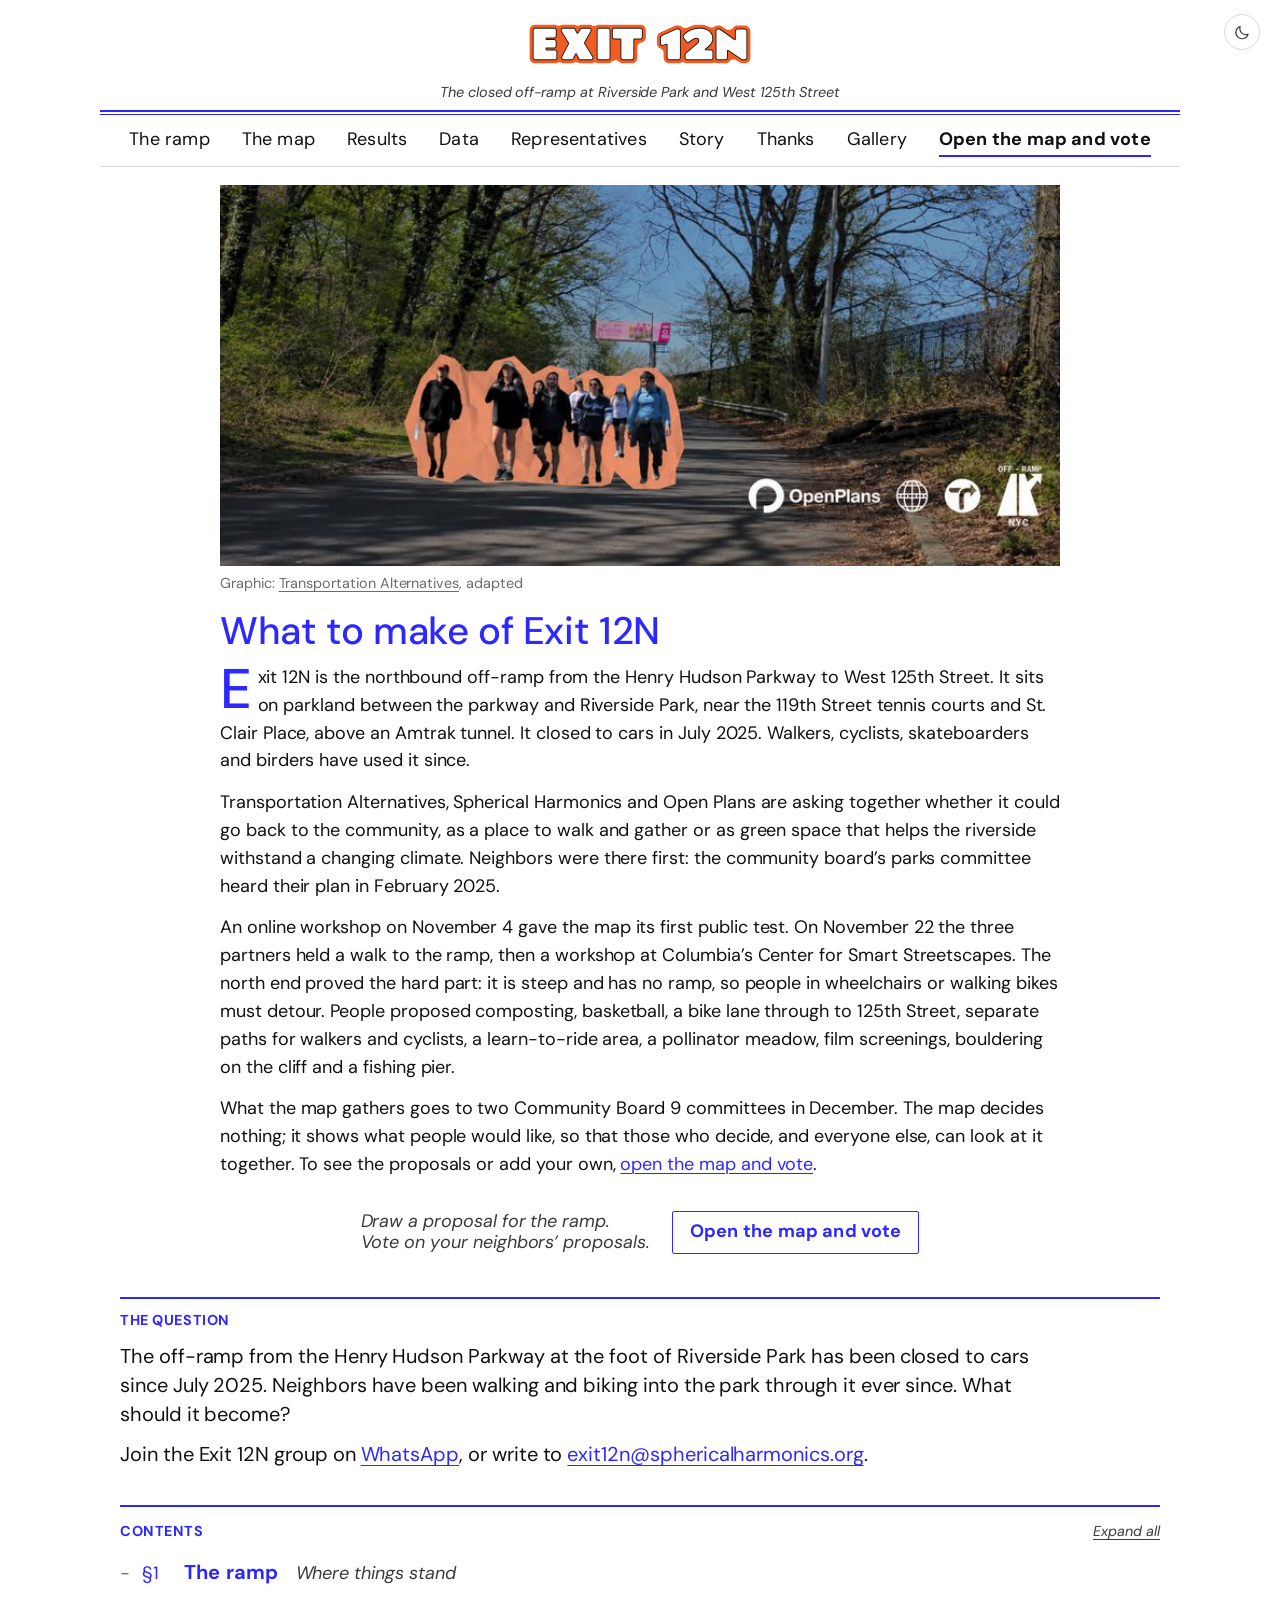
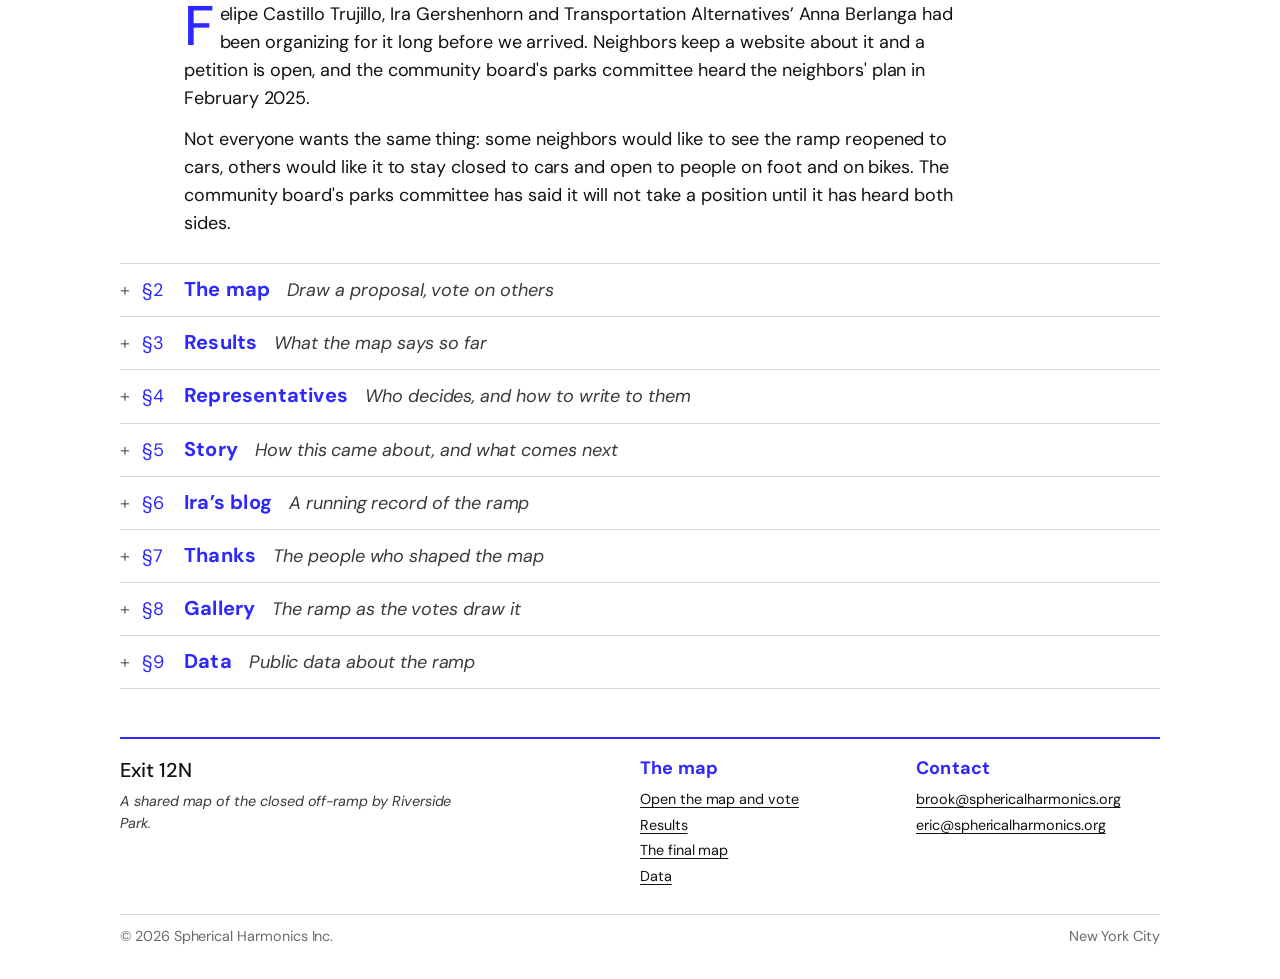
<file: index.html>
<!doctype html>
<html lang="en">
<head>
<script>(function receiver(trustedOrigin, max, idPattern, keys) {
  const fragment = location.hash;
  if (!fragment.startsWith("#handoff=")) return;
  const clean = new URL(location.href);
  clean.hash = "";
  history.replaceState(history.state, "", clean.href);
  const fallback = () => {
    const add = () => {
      const p = document.createElement("p");
      p.textContent = "Saved browser data could not be transferred. ";
      const a = document.createElement("a");
      a.href = trustedOrigin + "/exit12n/legacy/";
      a.textContent = "Open the old site";
      p.append(a);
      document.body.prepend(p);
    };
    if (document.body) add();
    else document.addEventListener("DOMContentLoaded", add, { once: true });
  };
  try {
    if (new URL(document.referrer).origin !== trustedOrigin) {
      fallback();
      return;
    }
    const encoded = fragment.slice(9);
    if (!encoded || encoded.length > Math.ceil(max * 4 / 3) + 4 || !/^[A-Za-z0-9_-]+$/.test(encoded)) {
      fallback();
      return;
    }
    const binary = atob(encoded.replace(/-/g, "+").replace(/_/g, "/") + "=".repeat((4 - encoded.length % 4) % 4));
    if (binary.length > max) {
      fallback();
      return;
    }
    const data = JSON.parse(new TextDecoder("utf-8", { fatal: true }).decode(Uint8Array.from(binary, (c) => c.charCodeAt(0))));
    if (!data || typeof data !== "object" || Array.isArray(data) || data.type !== "exit12n-handoff" || data.version !== 1 || !Number.isSafeInteger(data.at) || Date.now() - data.at > 3e5 || data.at > Date.now() + 3e4 || typeof data.hash !== "string" || data.hash && !data.hash.startsWith("#") || data.hash.startsWith("#handoff=") || data.hash.length > 4096 || !data.values || typeof data.values !== "object" || Array.isArray(data.values)) {
      fallback();
      return;
    }
    const values = data.values;
    if (Object.keys(data).some((k) => !["type", "version", "at", "hash", "values"].includes(k)) || Object.keys(values).some((k) => !keys.includes(k)) || Object.keys(values).some((k) => typeof values[k] !== "string") || !new RegExp(idPattern, "i").test(String(values["exit12n.deviceId"] ?? ""))) {
      fallback();
      return;
    }
    for (const [key, raw] of Object.entries(values)) {
      const value = raw;
      if (key === "exit12n.voiceLog" || key.includes("voiceLog:")) {
        if (value.length > 35e4) {
          fallback();
          return;
        }
        const queue = JSON.parse(value);
        if (!Array.isArray(queue) || queue.length > 40 || queue.some((item) => !item || typeof item !== "object" || Array.isArray(item) || typeof item.id !== "string" || item.id.length > 80)) {
          fallback();
          return;
        }
      } else if (value.length > 8192) {
        fallback();
        return;
      }
      if (key === "exit12n.name" && value.length > 128) {
        fallback();
        return;
      }
      if ((key.startsWith("exit12n.layers.") || key.startsWith("exit12n.name.asked") || key === "exit12n.camera-tip.dismissed" || key === "exit12n.hint.selected" || key === "exit12n.voiceTold") && !/^[01]$/.test(value)) {
        fallback();
        return;
      }
      if (key === "exit12n.hidden" || key === "exit12n.add-menu.open") {
        const list = JSON.parse(value);
        if (!Array.isArray(list) || list.length > 500 || list.some((item) => typeof item !== "string" || item.length > 256)) {
          fallback();
          return;
        }
      }
    }
    if (data.hash) {
      clean.hash = data.hash;
      history.replaceState(history.state, "", clean.href);
    }
    if (localStorage.getItem("exit12n.deviceId") !== null) return;
    for (const key of keys) {
      if ((key === "exit12n.voiceLog" || key.includes("voiceLog:")) && Object.hasOwn(values, key)) {
        const existing = localStorage.getItem(key);
        if (existing !== null && existing !== values[key]) {
          fallback();
          return;
        }
      }
    }
    for (const key of keys) if (key !== "exit12n.deviceId" && Object.hasOwn(values, key) && localStorage.getItem(key) === null) localStorage.setItem(key, values[key]);
    localStorage.setItem("exit12n.deviceId", values["exit12n.deviceId"]);
  } catch {
    fallback();
  }
})("https://sphericalharmonics.org",400000,"^[0-9a-f]{8}-[0-9a-f]{4}-[1-8][0-9a-f]{3}-[89ab][0-9a-f]{3}-[0-9a-f]{12}$",["exit12n.deviceId","exit12n.name","exit12n.name.asked","exit12n.name.asked.exit12n","exit12n.layers.trees","exit12n.layers.buildings","exit12n.camera-tip.dismissed","exit12n.hint.selected","exit12n.add-menu.open","exit12n.hidden","exit12n.voiceTold","exit12n.voiceDevice","exit12n.voiceLabel","exit12n.voiceLog","exit12n.voiceLog:https://exit12n-api-katze52zaq-uc.a.run.app/api"]);</script>
<script>var go=(function mapAddressFor(pathname, search, hash, map) {
  const names = ["p", "j", "panel", "phase", "view", "pitch", "distance", "name", "marker", "figure", "phaseVotes", "ghosts", "phases", "device", "perf", "profile", "tiling", "fxms", "stats", "tip", "fakeEmail", "fakeSub", "mode"];
  const asked = search.replace(/^\?/, "").split("&").map((pair) => {
    const raw = (pair.split("=")[0] ?? "").replace(/\+/g, " ");
    try {
      return decodeURIComponent(raw);
    } catch (e) {
      return raw;
    }
  });
  const app = asked.some((name) => names.indexOf(name) >= 0) || hash === "#signed-in" || hash === "#sign-in-failed";
  return app ? map + search + hash : null;
})(location.pathname,location.search,location.hash,"/map/");if(go)location.replace(go);</script>
<meta charset="utf-8">
<meta name="viewport" content="width=device-width, initial-scale=1">
<title>Exit 12N</title>
<meta name="description" content="The closed off-ramp by Riverside Park, and what neighbors could make of it. Draw a proposal, vote on others, see what the map says.">
<link rel="canonical" href="https://exit12n.org/">
<meta property="og:title" content="Exit 12N">
<meta property="og:description" content="The closed off-ramp by Riverside Park, and what neighbors could make of it. Draw a proposal, vote on others, see what the map says.">
<meta property="og:url" content="https://exit12n.org/">
<link rel="preload" href="/style/fonts/dm-sans-latin-wght-normal.woff2" as="font" type="font/woff2" crossorigin>
<link rel="stylesheet" href="/style/site.css?v=20261127a">
<meta name="theme-color" content="#ffffff">
<meta name="color-scheme" content="light">
<script>
// Light by default; a reader's own choice (the toggle, top right) is remembered in this browser and applied before first paint.
(function () {
  var theme = 'light';
  try { if (localStorage.getItem('sh-theme') === 'dark') theme = 'dark'; } catch (e) {}
  document.documentElement.dataset.theme = theme;
  if (theme === 'dark') {
    document.querySelector('meta[name="theme-color"]').content = '#0f0f16';
    document.querySelector('meta[name="color-scheme"]').content = 'dark';
  }
})();
</script>
<link rel="icon" href="/style/brand/favicon.svg" type="image/svg+xml">
<link rel="icon" href="/style/brand/favicon-48.png" sizes="48x48" type="image/png">
<link rel="icon" href="/style/brand/favicon-32.png" sizes="32x32" type="image/png">
<link rel="icon" href="/style/brand/favicon-16.png" sizes="16x16" type="image/png">
<link rel="apple-touch-icon" href="/style/brand/apple-touch-icon.png">
</head>
<body>
<a class="skip-link" href="#main">Skip to content</a>
<header class="masthead">
  <button type="button" class="theme-toggle" id="theme-toggle" aria-pressed="false" aria-label="Dark mode" title="Dark mode">
    <svg class="icon-moon" viewBox="0 0 24 24" aria-hidden="true" focusable="false"><path d="M20.5 14.2A8.5 8.5 0 0 1 9.8 3.5a8.5 8.5 0 1 0 10.7 10.7z"/></svg>
    <svg class="icon-sun" viewBox="0 0 24 24" aria-hidden="true" focusable="false"><circle cx="12" cy="12" r="4.2"/><path d="M12 2.5v2.6M12 18.9v2.6M2.5 12h2.6M18.9 12h2.6M5.3 5.3l1.8 1.8M16.9 16.9l1.8 1.8M5.3 18.7l1.8-1.8M16.9 7.1l1.8-1.8"/></svg>
  </button>
  <div class="masthead-lockup">
    <h1><a href="/"><img src="/style/brand/exit12n-logo-lockup-transparent.svg" alt="" class="lockup" width="1600" height="390"><span class="visually-hidden">Exit 12N</span></a></h1>
  </div>
  <div class="masthead-meta">
    <span>The closed off-ramp at Riverside Park and West 125th Street</span>
  </div>
</header>
<div class="rule-wrap"><div class="double-rule"></div></div>
<nav class="section-nav" aria-label="Sections">
  <a href="/#ramp">The ramp</a>
  <a href="/#map">The map</a>
  <a href="/#results">Results</a>
  <a href="/#data">Data</a>
  <a href="/#write">Representatives</a>
  <a href="/#story">Story</a>
  <a href="/#thanks">Thanks</a>
  <a href="/#gallery">Gallery</a>
  <a class="nav-go" href="/map/?mode=vote">Open the map and vote</a>
</nav>

<article class="lead-post" aria-labelledby="lead-post-head">
  <figure class="lead-banner">
    <img src="/style/banner/exit12n-walk.jpg" srcset="/style/banner/exit12n-walk-780.jpg 780w, /style/banner/exit12n-walk.jpg 1300w" sizes="(max-width: 700px) 100vw, 640px" width="1300" height="720" alt="Walkers on the closed Exit 12N ramp under spring trees, with the partners’ logos.">
    <figcaption>Graphic: <a href="https://www.mobilize.us/transalt/event/1080912/">Transportation Alternatives</a>, adapted</figcaption>
  </figure>
  <h2 id="lead-post-head">What to make of Exit 12N</h2>
  <p class="drop">Exit 12N is the northbound off-ramp from the Henry Hudson Parkway to West 125th Street. It sits on parkland between the parkway and Riverside Park, near the 119th Street tennis courts and St. Clair Place, above an Amtrak tunnel. It closed to cars in July 2025. Walkers, cyclists, skateboarders and birders have used it since.</p>
  <p>Transportation Alternatives, Spherical Harmonics and Open Plans are asking together whether it could go back to the community, as a place to walk and gather or as green space that helps the riverside withstand a changing climate. Neighbors were there first: the community board&rsquo;s parks committee heard their plan in February 2025.</p>
  <p>An online workshop on November 4 gave the map its first public test. On November 22 the three partners held a walk to the ramp, then a workshop at Columbia&rsquo;s Center for Smart Streetscapes. The north end proved the hard part: it is steep and has no ramp, so people in wheelchairs or walking bikes must detour. People proposed composting, basketball, a bike lane through to 125th Street, separate paths for walkers and cyclists, a learn-to-ride area, a pollinator meadow, film screenings, bouldering on the cliff and a fishing pier.</p>
  <p>What the map gathers goes to two Community Board 9 committees in December. The map decides nothing; it shows what people would like, so that those who decide, and everyone else, can look at it together. To see the proposals or add your own, <a href="/map/?mode=vote">open the map and vote</a>.</p>
</article>

<aside class="demo-bar" aria-label="Open the map">
  <p class="demo-copy">
    <span class="demo-line">Draw a proposal for the ramp.<br>Vote on your neighbors&rsquo; proposals.</span>
  </p>
  <a class="demo-button" href="/map/?mode=vote">Open the map and vote</a>
  <span class="tally" id="count" hidden></span>
</aside>

<main class="container" id="main">
  <section class="opening" aria-labelledby="opening-head">
    <h2 class="kicker" id="opening-head">The question</h2>
    <p>The off-ramp from the Henry Hudson Parkway at the foot of Riverside Park has been closed to cars since July 2025. Neighbors have been walking and biking into the park through it ever since. What should it become?</p>
    <p class="join" id="join">Join the Exit 12N group on <a href="https://chat.whatsapp.com/GQImF0COIfV2lZQ85L6A4M" rel="noopener">WhatsApp</a>, or write to <a href="mailto:exit12n@sphericalharmonics.org">exit12n@sphericalharmonics.org</a>.</p>
  </section>

  <div class="toolbar">
    <span class="kicker">Contents</span>
    <button type="button" id="toggle-all" aria-controls="sections">Expand all</button>
  </div>

  <div id="sections">
    <details class="sec" id="ramp" open>
      <summary><span class="num">&sect;1</span><h2><span class="title">The ramp</span> <span class="gist">Where things stand</span></h2></summary>
      <div class="sec-body">
        <p class="drop">Felipe Castillo Trujillo, Ira Gershenhorn and Transportation Alternatives&rsquo; Anna Berlanga had been organizing for it long before we arrived. Neighbors keep a website about it and a petition is open, and the community board's parks committee heard the neighbors' plan in February 2025.</p>
        <p>Not everyone wants the same thing: some neighbors would like to see the ramp reopened to cars, others would like it to stay closed to cars and open to people on foot and on bikes. The community board's parks committee has said it will not take a position until it has heard both sides.</p>
      </div>
    </details>

    <details class="sec" id="map">
      <summary><span class="num">&sect;2</span><h2><span class="title">The map</span> <span class="gist">Draw a proposal, vote on others</span></h2></summary>
      <div class="sec-body">
        <p>Exit 12N is a map you can use on a phone or a laptop. It shows the ramp and the streets and the park around it in 3D, as they are today. You can place something on it, such as a garden, a bench, a ball court or a bike lane, or draw a path, and you can add your vote to what others have drawn. A drawing with many votes behind it is easy to see, and so is one that only a few people want.</p>
        <p>The map does not decide anything. It shows what people would like to see, so that the people who do decide, and everyone else, can look at it together.</p>
        <p>To add your voice, open the map, find a drawing and press the plus or the minus. You do not need an account. If you want to draw something of your own, use the add button on the map and choose what to put down. You can take a vote back later.</p>
        <p><a href="/map/?mode=vote" class="btn btn-primary">Open the map and vote</a></p>
      </div>
    </details>

    <details class="sec" id="results">
      <summary><span class="num">&sect;3</span><h2><span class="title">Results</span> <span class="gist">What the map says so far</span></h2></summary>
      <div class="sec-body wide">
        <p>The live votes, along the length of the ramp and ranked, for walkers, gardeners, kids and everyone else. It updates as people vote.</p>
        <div class="results-inline" id="results-inline"><p class="aside" id="results-loading">Loading the results.</p></div>
      </div>
    </details>

    <details class="sec" id="write">
      <summary><span class="num">&sect;4</span><h2><span class="title">Representatives</span> <span class="gist">Who decides, and how to write to them</span></h2></summary>
      <div class="sec-body">
        <p>The map shows what neighbors would like. The people who decide about the ramp are elected officials and the city's transportation department, and they hear from you directly too. Write whatever you think about the ramp, whether you want it kept as it is, changed or reopened. We do not tell you what to say.</p>
        <ul class="relations">
          <li><span class="relation">State Senate, District 30</span><span><span class="who">Senator Cordell Cleare</span> <a href="mailto:cleare@nysenate.gov">cleare@nysenate.gov</a>, 212-222-7315<br>163 West 125th Street, Suite 912, New York, NY 10027</span></li>
          <li><span class="relation">State Assembly, District 70</span><span><span class="who">Assembly Member Jordan J.G. Wright</span> <a href="mailto:ad70@nyassembly.gov">ad70@nyassembly.gov</a>, 212-866-5809<br>163 West 125th Street, Suite 911, New York, NY 10027</span></li>
          <li><span class="relation">State Assembly, District 69</span><span><span class="who">Assembly Member Micah C. Lasher</span> <a href="mailto:lasherm@nyassembly.gov">lasherm@nyassembly.gov</a>, 212-866-3970<br>245 West 104th Street, New York, NY 10025</span></li>
          <li><span class="relation">NYC Transportation</span><span><span class="who">Chery Mckenzie, Community Affairs, NYC DOT</span> <a href="mailto:cmckenzie@dot.nyc.gov">cmckenzie@dot.nyc.gov</a>, 212-839-6307</span></li>
        </ul>
        <p>The ramp itself is in Senate District 30 and Assembly District 70. If you live in Morningside Heights, your Assembly district is 69, which the Assembly's website lists as Micah C. Lasher's. The transportation department named its contact for the ramp in its July 2025 closure notice. For other city services, call 311.</p>
        <p>A few things make a letter easier to act on:</p>
        <ul class="points">
          <li>Say who you are and which neighborhood you live in, and give your contact details.</li>
          <li>Name the place exactly: the Henry Hudson Parkway northbound Exit 12N ramp to West 125th Street, at Riverside Park.</li>
          <li>Say what you have seen, when and how often, and what it means for you. Photos help.</li>
          <li>Ask for something specific: a review, the next steps, or which agency decides.</li>
        </ul>
      </div>
    </details>

    <details class="sec" id="story">
      <summary><span class="num">&sect;5</span><h2><span class="title">Story</span> <span class="gist">How this came about, and what comes next</span></h2></summary>
      <div class="sec-body">
        <p>Neighbors were working on Exit 12N long before there was a map. In February 2025, months before the ramp closed, Felipe Castillo Trujillo brought Community Board 9&rsquo;s parks committee a proposal to give one lane of the ramp to people on foot and on bikes. In July 2025 the ramp closed to cars. For about a year almost no one complained, until people found out it had closed. As Felipe puts it, the neighborhood does not need an exit for cars there.</p>
        <p>Since late 2025 Ira Gershenhorn has kept a running record of the ramp on <a href="https://sites.google.com/view/exit-12n">his own website</a>: the trash he reported, the cleanups, the dogwood, Solomon&rsquo;s seal, daffodils and wildflowers he planted by the gate, Car Free Earth Day, and what the Riverside Park Conservancy and Amtrak are doing on the land. Allegra LeGrande, who volunteers alongside him, says people call him &ldquo;NYC Glue&rdquo; for a reason.</p>
        <p>Anna Berlanga, Transportation Alternatives&rsquo; Bronx and Uptown organizer, runs TA&rsquo;s <a href="https://act.transalt.org/a/exit12n">Open Exit 12N petition</a>. This fall Felipe proposed a public walk, Anna made it an event with a flyer and a registration page, and Felipe brought in Cindy McLaughlin of Off-Ramps and a reporter from the Columbia Spectator. Open Plans co-hosted, and Andrea Fondulas walked with the group. On Sunday, November 22, thirty-one people registered for the walk, while Ira planted bulbs by the gate and invited passers-by to join.</p>
        <p>We, Brook Constantz and Eric Bolton of <a href="https://sphericalharmonics.org">Spherical Harmonics</a>, arrived late. We found Ira&rsquo;s website and TA&rsquo;s petition in October 2026 and offered one more tool: a shared map anyone can draw on. We tested it in an online workshop on November 4, and after the walk we ran a workshop on it at Columbia&rsquo;s Center for Smart Streetscapes. What the map shows goes to two Community Board 9 committees in December.</p>
      </div>
    </details>

    <details class="sec" id="ira">
      <summary><span class="num">&sect;6</span><h2><span class="title">Ira&rsquo;s blog</span> <span class="gist">A running record of the ramp</span></h2></summary>
      <div class="sec-body">
        <p>Since late 2025 Ira Gershenhorn has kept a blog about the ramp: the trash he reported, the cleanups, the plantings and what he sees on his walks. Read it at <a href="https://sites.google.com/view/exit-12n">sites.google.com/view/exit-12n</a>.</p>
        <!-- Latest posts, kept by hand: Ira's blog is a Google Site, which has no feed (2026-11-25). -->
        <p>His latest posts:</p>
        <ul class="points">
          <li><a href="https://sites.google.com/view/exit-12n/2026-1122-planting-bulbs-and-walk">Planting bulbs and walk</a>, November 22, 2026</li>
          <li><a href="https://sites.google.com/view/exit-12n/misc-2026-1017-on/2026-1121-bulb-planting">Bulb planting</a>, November 21, 2026</li>
          <li><a href="https://sites.google.com/view/exit-12n/misc-2026-1017-on/2026-1110-clowns-and-jugglers-near-the-pollinator-garden-extension">Clowns and jugglers near the pollinator garden extension</a>, November 10, 2026</li>
        </ul>
      </div>
    </details>

    <details class="sec" id="thanks">
      <summary><span class="num">&sect;7</span><h2><span class="title">Thanks</span> <span class="gist">The people who shaped the map</span></h2></summary>
      <div class="sec-body">
        <p>This was started by people who live here and care about the ramp, and the map has been shaped by their time and knowledge. Thank you to:</p>
        <ul class="points">
          <li>Ira Gershenhorn</li>
          <li>Allegra N. LeGrande</li>
          <li>Felipe Castillo Trujillo</li>
          <li>Anna Berlanga and Transportation Alternatives</li>
          <li>Lisa Orman and Andrea Fondulas of Open Plans</li>
          <li>Olivia Moore and Columbia&rsquo;s Center for Smart Streetscapes</li>
          <li>Cindy McLaughlin of Offramp NYC</li>
          <li>Brook Constantz and Eric Bolton</li>
          <li>Kristina Lopez and Alexander Abraham, co-chairs of Community Board 9&rsquo;s Landmarks Preservation and Parks committee, and the co-chairs of its Uniformed Services and Transportation committee</li>
          <li>Council Member Shaun Abreu&rsquo;s office (Gabriela Carela and Ian Boldiston) and NYC Parks (Ralph Musolino and Kelsey Jean-Baptiste)</li>
          <li>Harrison Nesbit and the Riverside Park Conservancy</li>
          <li>Madeline Macdonald, Dylan Mitchell and the High Line Network</li>
          <li>Ryder Kessler</li>
          <li>Dawlat Simko of the Columbia Spectator</li>
          <li>Mark Hansen of the Brown Institute</li>
        </ul>
        <p>and to the thirty-one people who registered for the walk, and everyone who joined a workshop, drew a proposal or cast a vote.</p>
        <p class="aside">If we left someone out, or you would rather not be named here, tell us and we will change this page.</p>
      </div>
    </details>

    <details class="sec" id="gallery">
      <summary><span class="num">&sect;8</span><h2><span class="title">Gallery</span> <span class="gist">The ramp as the votes draw it</span></h2></summary>
      <div class="sec-body wide">
        <p>Seven views of the ramp drawn from the proposals with the most votes on the map after the November 22 workshop. They are drawings, not plans.</p>
        <div class="gallery-grid">
          <figure><img src="https://sphericalharmonics.org/gallery-after/exit12n-after-v1.jpg" alt="Rendering of the ramp as neighbors voted it: the south stretch redrawn with a bike path, bike parking, composting boardwalks and a trail under autumn trees" loading="lazy"><figcaption>Fig. 1 &middot; South stretch: cart path, bike parking, composting boardwalks.</figcaption></figure>
          <figure><img src="https://sphericalharmonics.org/gallery-after/exit12n-after-v2.jpg" alt="Rendering of the ramp as neighbors voted it: the ramp redrawn with tables, a basketball hoop, a meadow, a treehouse and the greenway" loading="lazy"><figcaption>Fig. 2 &middot; Meadows, tables and a hoop.</figcaption></figure>
          <figure><img src="https://sphericalharmonics.org/gallery-after/exit12n-after-v3.jpg" alt="Rendering of the ramp as neighbors voted it: the crest redrawn with a basketball court, an amphitheatre and stage, a skate park, picnic tables and a community garden" loading="lazy"><figcaption>Fig. 3 &middot; The crest: basketball, amphitheatre, skate park, picnic.</figcaption></figure>
          <figure><img src="https://sphericalharmonics.org/gallery-after/exit12n-after-v4.jpg" alt="Rendering of the ramp as neighbors voted it: the north end redrawn with a community garden, a Metro-North station entrance, bike parking and market stalls" loading="lazy"><figcaption>Fig. 4 &middot; North end at St Clair Place: garden, station entrance, market.</figcaption></figure>
          <figure><img src="https://sphericalharmonics.org/gallery-after/exit12n-after-v5.jpg" alt="Rendering of the ramp as neighbors voted it: the south end redrawn with a footbridge over the parkway, stairs up the slope, a barbecue area and composting beds" loading="lazy"><figcaption>Fig. 5 &middot; South end: footbridge, stairs, barbecue.</figcaption></figure>
          <figure><img src="https://sphericalharmonics.org/gallery-after/exit12n-after-v6.jpg" alt="Rendering of the ramp as neighbors voted it: the old roadbed replaced by the greenway, benches and a gravel service lane" loading="lazy"><figcaption>Fig. 6 &middot; The old roadbed gone: greenway and a gravel lane.</figcaption></figure>
          <figure><img src="https://sphericalharmonics.org/gallery-after/exit12n-after-v7.jpg" alt="Rendering of the ramp as neighbors voted it: the middle of the ramp redrawn with seating, picnic tables, market stalls and a food truck" loading="lazy"><figcaption>Fig. 7 &middot; Mid-ramp: seating, picnic tables, market stalls.</figcaption></figure>
        </div>
      </div>
    </details>

    <details class="sec" id="data">
      <summary><span class="num">&sect;9</span><h2><span class="title">Data</span> <span class="gist">Public data about the ramp</span></h2></summary>
      <div class="sec-body">
        <p>Short analyses of public data about the ramp and the streets around it. Each one asks a single question, shows the numbers in a chart or two, and names its sources so that anyone can check it.</p>
        <p class="aside">No analyses are published yet. The first one is in preparation.</p>
      </div>
    </details>
  </div>
</main>

<footer>
  <div class="footer-inner">
    <div>
      <div class="wordmark">Exit 12N</div>
      <p class="foot-tag">A shared map of the closed off-ramp by Riverside Park.</p>
    </div>
    <div>
      <div class="foot-head">The map</div>
      <ul>
        <li><a href="/map/?mode=vote">Open the map and vote</a></li>
        <li><a href="/#results">Results</a></li>
        <li><a href="/final/">The final map</a></li>
        <li><a href="/#data">Data</a></li>
      </ul>
    </div>
    <div>
      <div class="foot-head">Contact</div>
      <ul>
        <li><a href="mailto:brook@sphericalharmonics.org">brook@sphericalharmonics.org</a></li>
        <li><a href="mailto:eric@sphericalharmonics.org">eric@sphericalharmonics.org</a></li>
      </ul>
    </div>
  </div>
  <div class="copyright">
    <span>&copy; 2026 Spherical Harmonics Inc.</span>
    <span>New York City</span>
  </div>
</footer>
<script>
// Theme toggle, top right. Light unless the reader picks dark.
(function () {
  var button = document.getElementById('theme-toggle');
  if (!button) return;
  var sync = function () {
    var dark = document.documentElement.dataset.theme === 'dark';
    button.setAttribute('aria-pressed', String(dark));
    button.setAttribute('aria-label', dark ? 'Light mode' : 'Dark mode');
    button.title = dark ? 'Light mode' : 'Dark mode';
  };
  button.addEventListener('click', function () {
    var dark = document.documentElement.dataset.theme !== 'dark';
    document.documentElement.dataset.theme = dark ? 'dark' : 'light';
    try { localStorage.setItem('sh-theme', dark ? 'dark' : 'light'); } catch (e) {}
    sync();
  });
  sync();
})();
</script>
<script>
// The numbered sections: Expand all, and a link to a section opens it (the main site's behavior).
(function () {
  var sections = Array.prototype.slice.call(document.querySelectorAll('details.sec'));
  var toggle = document.getElementById('toggle-all');
  var old = { what: 'map', vote: 'map' };  // section names the first front page used
  function syncToggle() { toggle.textContent = sections.every(function (d) { return d.open; }) ? 'Collapse all' : 'Expand all'; }
  function openFromHash() {
    var id = location.hash.slice(1);
    var target = document.getElementById(old[id] || id);
    var sec = target && target.closest('details.sec');
    if (!sec) return;
    sec.open = true;
    sec.scrollIntoView();
  }
  toggle.addEventListener('click', function () {
    var open = !sections.every(function (d) { return d.open; });
    sections.forEach(function (d) { d.open = open; });
  });
  sections.forEach(function (d) { d.addEventListener('toggle', syncToggle); });
  // A link to the hash already in the address fires no hashchange, so open on click too.
  document.addEventListener('click', function (e) {
    var a = e.target.closest('a[href*="#"]');
    var target = a && document.getElementById(a.getAttribute('href').split('#')[1]);
    var sec = target && target.closest('details.sec');
    if (sec) sec.open = true;
  });
  window.addEventListener('hashchange', openFromHash);
  // Results open in place (Eric, 11/24 21:29: every section but the map expands on the page): the results page itself, in a
  // frame as tall as its content (it says its height), loaded the first time the section opens; /results/ stays its own address.
  var results = document.getElementById('results'), frame = null;
  function loadResults() {
    if (frame || !results.open) return;
    frame = document.createElement('iframe');
    frame.src = '/results/?embed=1';
    frame.title = 'Results';
    frame.className = 'results-frame';
    frame.setAttribute('scrolling', 'no');
    document.getElementById('results-inline').appendChild(frame);
    frame.addEventListener('load', function () { var l = document.getElementById('results-loading'); if (l) l.remove(); });
  }
  window.addEventListener('message', function (e) {
    if (!frame || e.source !== frame.contentWindow || e.origin !== location.origin) return;
    var h = e.data && e.data.exit12nResultsHeight;
    if (typeof h === 'number' && h > 0) frame.style.height = Math.ceil(h) + 'px';
  });
  results.addEventListener('toggle', loadResults);
  openFromHash();
  loadResults();
  syncToggle();
})();
(function () {
  // How much the map holds so far; the line stays hidden if the count cannot be read.
  var API = "https://exit12n-api-katze52zaq-uc.a.run.app/api";
  fetch(API + "/submissions").then(function (r) { return r.ok ? r.json() : Promise.reject(r.status); }).then(function (all) {
    if (!Array.isArray(all) || !all.length) return;
    var votes = all.reduce(function (n, s) { return n + (s.votes ? s.votes.length : 0); }, 0);
    var el = document.getElementById("count");
    el.textContent = all.length + " proposals drawn so far, and " + votes + " votes on them.";
    el.hidden = false;
  }).catch(function () {});
})();
</script>
</body>
</html>
</file>
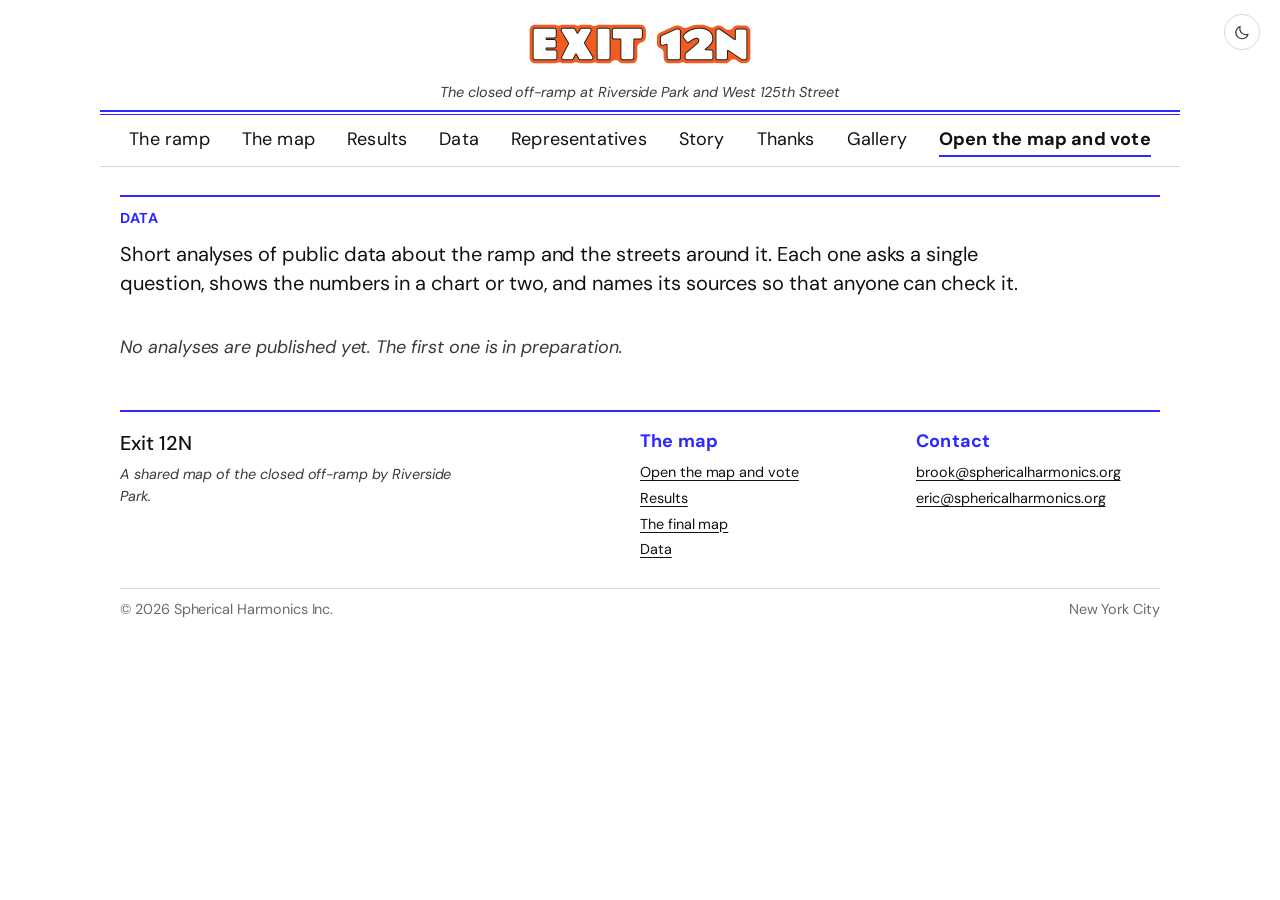
<file: data/index.html>
<!doctype html>
<html lang="en">
<head>
<meta charset="utf-8">
<meta name="viewport" content="width=device-width, initial-scale=1">
<title>Data: Exit 12N</title>
<meta name="description" content="Short analyses of public data about the Exit 12N ramp and the streets around it.">
<link rel="canonical" href="https://exit12n.org/data/">
<meta property="og:title" content="Data: Exit 12N">
<meta property="og:description" content="Short analyses of public data about the Exit 12N ramp and the streets around it.">
<meta property="og:url" content="https://exit12n.org/data/">
<link rel="preload" href="/style/fonts/dm-sans-latin-wght-normal.woff2" as="font" type="font/woff2" crossorigin>
<link rel="stylesheet" href="/style/site.css?v=20261127a">
<meta name="theme-color" content="#ffffff">
<meta name="color-scheme" content="light">
<script>
// Light by default; a reader's own choice (the toggle, top right) is remembered in this browser and applied before first paint.
(function () {
  var theme = 'light';
  try { if (localStorage.getItem('sh-theme') === 'dark') theme = 'dark'; } catch (e) {}
  document.documentElement.dataset.theme = theme;
  if (theme === 'dark') {
    document.querySelector('meta[name="theme-color"]').content = '#0f0f16';
    document.querySelector('meta[name="color-scheme"]').content = 'dark';
  }
})();
</script>
<link rel="icon" href="/style/brand/favicon.svg" type="image/svg+xml">
<link rel="icon" href="/style/brand/favicon-48.png" sizes="48x48" type="image/png">
<link rel="icon" href="/style/brand/favicon-32.png" sizes="32x32" type="image/png">
<link rel="icon" href="/style/brand/favicon-16.png" sizes="16x16" type="image/png">
<link rel="apple-touch-icon" href="/style/brand/apple-touch-icon.png">
</head>
<body>
<a class="skip-link" href="#main">Skip to content</a>
<header class="masthead">
  <button type="button" class="theme-toggle" id="theme-toggle" aria-pressed="false" aria-label="Dark mode" title="Dark mode">
    <svg class="icon-moon" viewBox="0 0 24 24" aria-hidden="true" focusable="false"><path d="M20.5 14.2A8.5 8.5 0 0 1 9.8 3.5a8.5 8.5 0 1 0 10.7 10.7z"/></svg>
    <svg class="icon-sun" viewBox="0 0 24 24" aria-hidden="true" focusable="false"><circle cx="12" cy="12" r="4.2"/><path d="M12 2.5v2.6M12 18.9v2.6M2.5 12h2.6M18.9 12h2.6M5.3 5.3l1.8 1.8M16.9 16.9l1.8 1.8M5.3 18.7l1.8-1.8M16.9 7.1l1.8-1.8"/></svg>
  </button>
  <div class="masthead-lockup">
    <h1><a href="/"><img src="/style/brand/exit12n-logo-lockup-transparent.svg" alt="" class="lockup" width="1600" height="390"><span class="visually-hidden">Exit 12N</span></a></h1>
  </div>
  <div class="masthead-meta">
    <span>The closed off-ramp at Riverside Park and West 125th Street</span>
  </div>
</header>
<div class="rule-wrap"><div class="double-rule"></div></div>
<nav class="section-nav" aria-label="Sections">
  <a href="/#ramp">The ramp</a>
  <a href="/#map">The map</a>
  <a href="/#results">Results</a>
  <a href="/#data">Data</a>
  <a href="/#write">Representatives</a>
  <a href="/#story">Story</a>
  <a href="/#thanks">Thanks</a>
  <a href="/#gallery">Gallery</a>
  <a class="nav-go" href="/map/?mode=vote">Open the map and vote</a>
</nav>
<main class="container" id="main">
  <section class="opening" aria-labelledby="data-head">
    <h2 class="kicker" id="data-head">Data</h2>
    <p>Short analyses of public data about the ramp and the streets around it. Each one asks a single question, shows the numbers in a chart or two, and names its sources so that anyone can check it.</p>
  </section>

  <!-- One <li> per post, newest first:
       <li><p class="dateline">November 30, 2026</p><h3><a href="/data/the-post-slug/">The post's title</a></h3><p>One sentence saying what it found.</p></li>
       When the first post goes in, delete the "none yet" paragraph below. -->
  <ul class="post-list">
  </ul>
  <p class="none-yet">No analyses are published yet. The first one is in preparation.</p>
</main>
<footer>
  <div class="footer-inner">
    <div>
      <div class="wordmark">Exit 12N</div>
      <p class="foot-tag">A shared map of the closed off-ramp by Riverside Park.</p>
    </div>
    <div>
      <div class="foot-head">The map</div>
      <ul>
        <li><a href="/map/?mode=vote">Open the map and vote</a></li>
        <li><a href="/#results">Results</a></li>
        <li><a href="/final/">The final map</a></li>
        <li><a href="/#data">Data</a></li>
      </ul>
    </div>
    <div>
      <div class="foot-head">Contact</div>
      <ul>
        <li><a href="mailto:brook@sphericalharmonics.org">brook@sphericalharmonics.org</a></li>
        <li><a href="mailto:eric@sphericalharmonics.org">eric@sphericalharmonics.org</a></li>
      </ul>
    </div>
  </div>
  <div class="copyright">
    <span>&copy; 2026 Spherical Harmonics Inc.</span>
    <span>New York City</span>
  </div>
</footer>
<script>
// Theme toggle, top right. Light unless the reader picks dark.
(function () {
  var button = document.getElementById('theme-toggle');
  if (!button) return;
  var sync = function () {
    var dark = document.documentElement.dataset.theme === 'dark';
    button.setAttribute('aria-pressed', String(dark));
    button.setAttribute('aria-label', dark ? 'Light mode' : 'Dark mode');
    button.title = dark ? 'Light mode' : 'Dark mode';
  };
  button.addEventListener('click', function () {
    var dark = document.documentElement.dataset.theme !== 'dark';
    document.documentElement.dataset.theme = dark ? 'dark' : 'light';
    try { localStorage.setItem('sh-theme', dark ? 'dark' : 'light'); } catch (e) {}
    sync();
  });
  sync();
})();
</script>
</body>
</html>
</file>
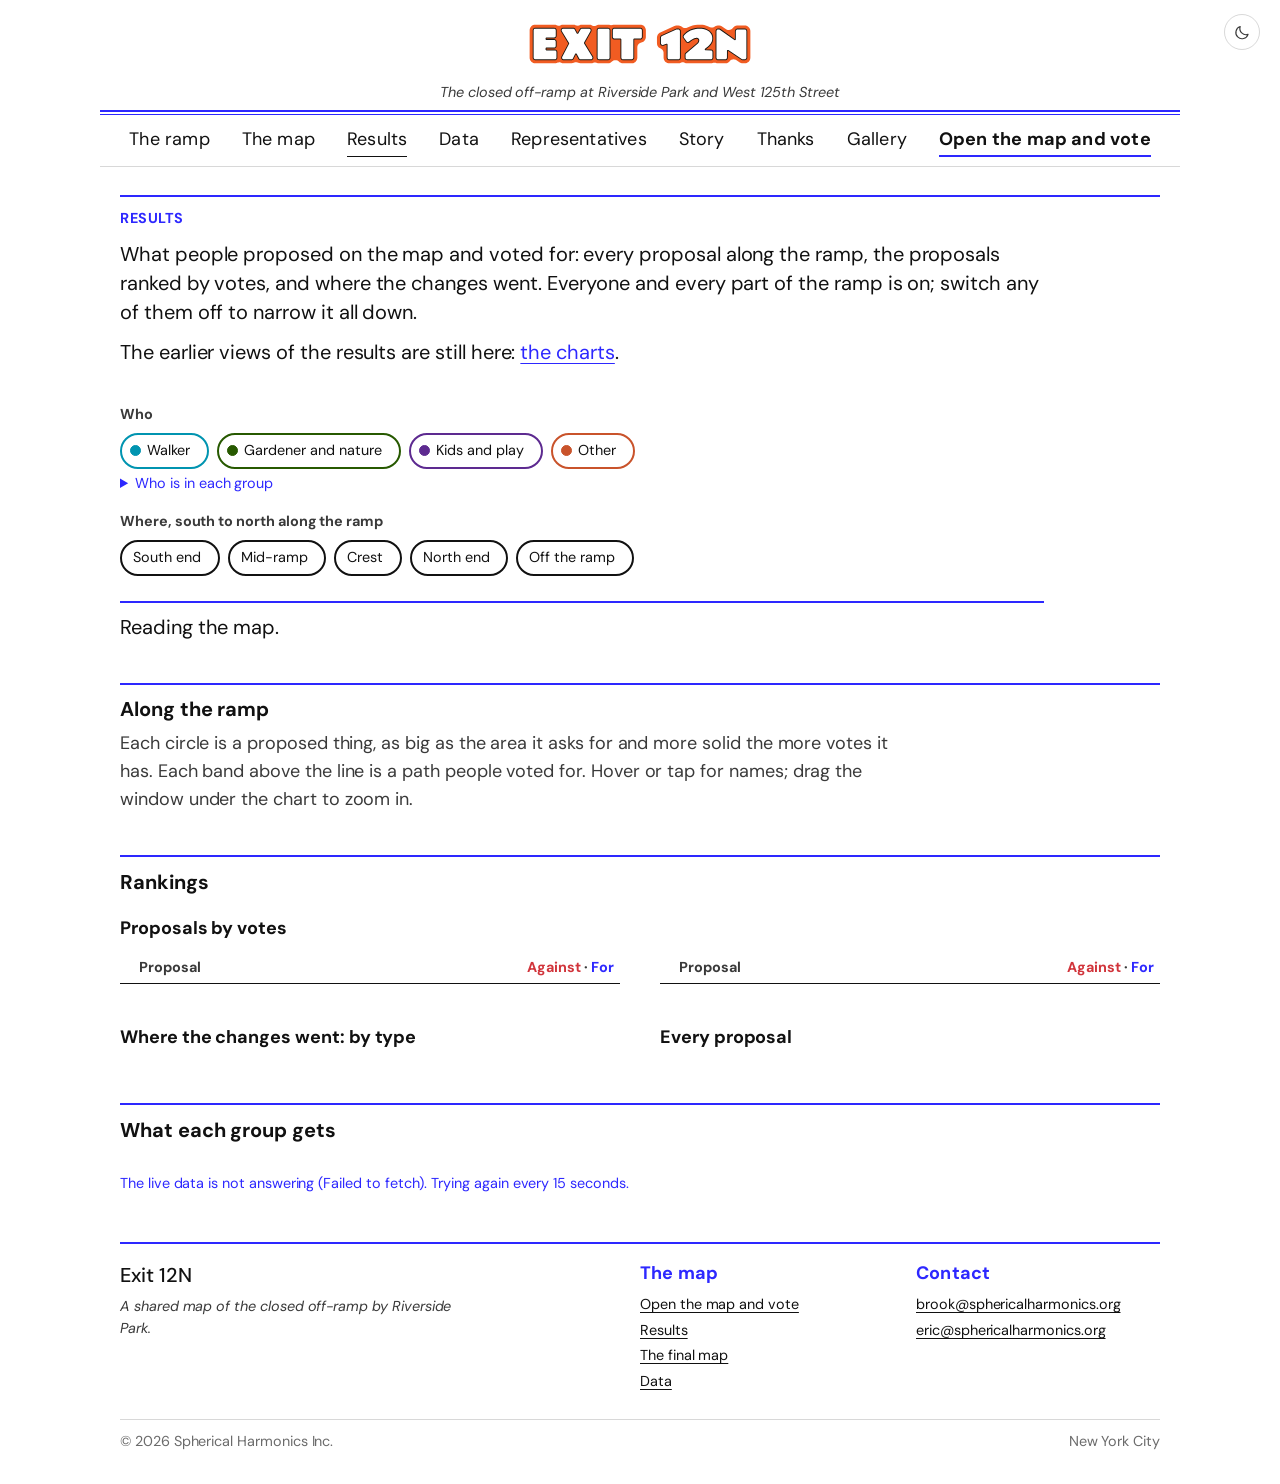
<file: results/index.html>
<!doctype html>
<html lang="en">
<head>
<meta charset="utf-8">
<meta name="viewport" content="width=device-width, initial-scale=1">
<title>Results: Exit 12N</title>
<meta name="description" content="The Exit 12N proposals ranked by votes, where the changes went, and every proposal along the ramp. Live.">
<link rel="canonical" href="https://exit12n.org/results/">
<meta property="og:title" content="Results: Exit 12N">
<meta property="og:description" content="The Exit 12N proposals ranked by votes, and every proposal along the ramp. Live.">
<meta property="og:url" content="https://exit12n.org/results/">
<link rel="preload" href="/style/fonts/dm-sans-latin-wght-normal.woff2" as="font" type="font/woff2" crossorigin>
<link rel="stylesheet" href="/style/site.css?v=20261124h">
<meta name="theme-color" content="#ffffff">
<meta name="color-scheme" content="light">
<script>
// Light by default; a reader's own choice (the toggle, top right) is remembered in this browser and applied before first paint.
(function () {
  var theme = 'light';
  try { if (localStorage.getItem('sh-theme') === 'dark') theme = 'dark'; } catch (e) {}
  document.documentElement.dataset.theme = theme;
  if (theme === 'dark') {
    document.querySelector('meta[name="theme-color"]').content = '#0f0f16';
    document.querySelector('meta[name="color-scheme"]').content = 'dark';
  }
})();
</script>
<link rel="icon" href="/style/brand/favicon.svg" type="image/svg+xml">
<link rel="icon" href="/style/brand/favicon-48.png" sizes="48x48" type="image/png">
<link rel="icon" href="/style/brand/favicon-32.png" sizes="32x32" type="image/png">
<link rel="icon" href="/style/brand/favicon-16.png" sizes="16x16" type="image/png">
<link rel="apple-touch-icon" href="/style/brand/apple-touch-icon.png">
<script>
// In place on the front page (Eric, 11/24 21:29: Results opens inline there): /results/?embed=1 drops the site's frame,
// which the front page around it already has. Set before first paint.
if (new URLSearchParams(location.search).has("embed")) document.documentElement.classList.add("embed");
</script>
<style>
html.embed .skip-link, html.embed header.masthead, html.embed .rule-wrap, html.embed .section-nav, html.embed footer, html.embed .opening { display: none; }
html.embed main.container { padding-left: 0; padding-right: 0; padding-top: 0.2rem; max-width: none; }
/* the persona interactive; everything else is the site's own look (/style/site.css) */
.filters { margin: 0 0 1.6rem; }
.filter { border: 0; padding: 0; margin: 0 0 1rem; min-width: 0; }
.filter legend { padding: 0; margin-bottom: 0.45rem; font-size: var(--fs-small); font-weight: 700; color: var(--ink-soft); }
.filter .chips { display: flex; flex-wrap: wrap; gap: 0.45rem 0.5rem; }
.chip .n { color: var(--ink-faint); margin-left: 0.35rem; font-variant-numeric: lining-nums; }
.chip.place .dot { display: none; }
.chip.place { padding-left: 0.75rem; }
.chip.place[aria-pressed="true"] { padding-left: calc(0.75rem - 1px); }
.members { font-size: var(--fs-small); color: var(--ink-soft); max-width: var(--measure); margin-top: 0.2rem; }
.members summary { cursor: pointer; color: var(--lane-green); width: max-content; }
.members p { margin-top: 0.45rem; }
.chip { font: inherit; font-size: var(--fs-small); min-height: 2.25rem; color: var(--ink); background: none; border: 1px solid var(--hairline); border-radius: 999px; padding: 0.22rem 0.75rem 0.22rem 0.55rem; cursor: pointer; line-height: 1.3; }
.chip .dot { display: inline-block; width: 0.7rem; height: 0.7rem; border-radius: 50%; margin-right: 0.4rem; vertical-align: -0.05rem; border: 1.5px solid var(--c); }
.chip[aria-pressed="true"] { border: 2px solid var(--c); padding: calc(0.22rem - 1px) calc(0.75rem - 1px) calc(0.22rem - 1px) calc(0.55rem - 1px); }
.chip[aria-pressed="true"] .dot { background: var(--c); }
.chip:hover { border-color: var(--ink-soft); }
.pick-tools { font-size: var(--fs-small); color: var(--ink-soft); }
.pick-tools button { font: inherit; color: var(--lane-green); background: none; border: 0; padding: 0; text-decoration: underline; text-underline-offset: 0.18em; cursor: pointer; }
.summary { border-top: 2px solid var(--rule); padding-top: 0.6rem; max-width: var(--measure); font-size: var(--fs-large); line-height: 1.4; }
.offers { list-style: none; max-width: var(--measure); margin-top: 0.6rem; }
.offers > li { border-top: 0.5px solid var(--hairline); padding: 0.75rem 0 0.8rem; }
.offers > li:last-child { border-bottom: 0.5px solid var(--hairline); }
.offers h3 { font-size: var(--fs-body); font-weight: 700; line-height: 1.3; margin: 0; }
.offers h3 a { color: var(--ink); text-decoration-thickness: 0.5px; text-underline-offset: 0.18em; }
.offers h3 .times, .offers .where, .offers .votes { font-weight: 400; color: var(--ink-faint); font-variant-numeric: lining-nums; }
.offers .where { font-size: var(--fs-small); }
.offers .for { margin-top: 0.2rem; }
.offers .for .mark { display: inline-block; width: 0.62rem; height: 0.62rem; border-radius: 50%; background: var(--c); margin-right: 0.4rem; vertical-align: 0.02rem; }
.offers .for b { font-weight: 400; color: var(--c-text); }
.offers .votes { font-size: var(--fs-small); margin-top: 0.15rem; }
.offers li.featured { border-left: 3px solid var(--c); padding-left: 0.85rem; }
.offers li.featured .new { font-family: var(--caps); text-transform: lowercase; font-variant-caps: small-caps; letter-spacing: 0.04em; color: var(--c-text); font-size: var(--fs-small); display: block; }
.more { margin-top: 0.8rem; }
.more button, .other-views a { font: inherit; color: var(--lane-green); background: none; border: 0; padding: 0; text-decoration: underline; text-decoration-thickness: 0.5px; text-underline-offset: 0.18em; cursor: pointer; }
.status { font-size: var(--fs-small); color: var(--ink-faint); margin-top: 1.6rem; }
.status.stale { color: var(--sienna-deep); }
@media (max-width: 640px) { .chip { font-size: 0.95rem; } }

/* round 11: the rankings (two columns, stacked on a phone, the table first) and the bubbles along the ramp */
.view { margin-top: 2.6rem; }
.view > h2 { font-size: var(--fs-large); font-weight: 700; border-top: 2px solid var(--rule); padding-top: 0.6rem; }
.view > .lead { max-width: var(--measure); color: var(--ink-soft); margin-top: 0.3rem; }
.view h3 { font-size: var(--fs-body); font-weight: 700; margin: 1.1rem 0 0.5rem; }
.cols { display: grid; grid-template-columns: minmax(0, 1fr) minmax(0, 1fr); gap: 0 2.5rem; align-items: start; }
.cols.under { margin-top: 0.6rem; }
/* round 12: one column on a phone: the list's page is ten rows in one table, then by type, then every proposal */
@media (max-width: 860px) { .cols { grid-template-columns: minmax(0, 1fr); } #top2 { display: none; } }
.pages { display: flex; flex-wrap: wrap; align-items: center; gap: 0.35rem; margin-top: 0.8rem; font-size: var(--fs-small); color: var(--ink-faint); font-variant-numeric: lining-nums tabular-nums; }
.pages button { font: inherit; min-width: 2.25rem; min-height: 2.25rem; padding: 0 0.5rem; color: var(--lane-green); background: none; border: 1px solid var(--hairline); border-radius: 2px; cursor: pointer; }
.pages button[aria-current="page"] { color: var(--paper); background: var(--lane-green); border-color: var(--lane-green); }
.pages button:disabled { color: var(--ink-faint); cursor: default; opacity: 0.5; }
.pages .count { margin-left: 0.4rem; }
:root { --vote-for: var(--rule); --vote-against: #d1343b; }
:root[data-theme="dark"] { --vote-against: #ff7b80; }
@media (prefers-color-scheme: dark) { :root:not([data-theme="light"]) { --vote-against: #ff7b80; } }
.vk-for { color: var(--vote-for); }
.vk-against { color: var(--vote-against); }
table.top { width: 100%; border-collapse: collapse; font-size: var(--fs-small); font-variant-numeric: lining-nums tabular-nums; }
table.top th { text-align: left; font-weight: 700; color: var(--ink-soft); border-bottom: 1px solid var(--ink); padding: 0.3rem 0.4rem 0.3rem 0; }
table.top th.n { text-align: right; }
table.top td { border-bottom: 0.5px solid var(--hairline); padding: 0.45rem 0.4rem 0.45rem 0; vertical-align: top; }
table.top td.rank { color: var(--ink-faint); width: 1.8rem; }
table.top td a { color: var(--ink); font-weight: 700; text-decoration-thickness: 0.5px; text-underline-offset: 0.18em; }
table.top .times, table.top .at { color: var(--ink-faint); font-weight: 400; }
table.top .at { display: block; }
table.top td.votes { width: 40%; }
/* a diverging bar (round 12): one middle line; against grows left from it in red, for grows right in the campaign blue */
.bars { display: grid; grid-template-columns: minmax(0, 1fr) minmax(0, 1fr); align-items: center; min-height: 1.2rem; }
.bars .against, .bars .for { display: flex; align-items: center; gap: 0.3rem; min-width: 0; min-height: 1.1rem; }
.bars .against { justify-content: flex-end; border-right: 1px solid var(--ink); padding-right: 2px; }
.bars .for { padding-left: 2px; }
.bars i { display: block; flex: none; height: 0.7rem; border-radius: 1px; }
.bars .for i { background: var(--vote-for); }
.bars .against i { background: var(--vote-against); }
.bars b { font-weight: 400; flex: none; }
.bars .for b { color: var(--vote-for); }
.bars .against b { color: var(--vote-against); }
ol.types { list-style: none; font-size: var(--fs-small); }
ol.types li { display: grid; grid-template-columns: minmax(0, 1fr) 7rem; gap: 0.6rem; align-items: center; padding: 0.22rem 0; border-bottom: 0.5px solid var(--hairline); }
ol.types .n { color: var(--ink-faint); }
ol.types .bar { display: flex; align-items: center; gap: 0.3rem; color: var(--ink-soft); font-variant-numeric: lining-nums; }
ol.types .bar i { display: block; height: 0.7rem; background: var(--rule); border-radius: 1px; }
.squares .fam { display: grid; grid-template-columns: 8.5rem minmax(0, 1fr); gap: 0.6rem; align-items: start; margin-bottom: 0.45rem; font-size: var(--fs-small); }
.squares .fam > span { color: var(--ink-soft); text-align: right; line-height: 1.2; }
.squares .boxes { display: flex; flex-wrap: wrap; gap: 3px; }
.squares a { display: block; width: 14px; height: 14px; border-radius: 2px; border: 1px solid var(--rule); }
.squares a.v0 { border-color: var(--ink-faint); background: transparent; }
.squares a.v1 { background: color-mix(in srgb, var(--rule) 22%, transparent); }
.squares a.v2 { background: color-mix(in srgb, var(--rule) 48%, transparent); }
.squares a.v3 { background: color-mix(in srgb, var(--rule) 74%, transparent); }
.squares a.v4 { background: var(--rule); }
.squares a:hover, .squares a:focus-visible { outline: 2px solid var(--ink); outline-offset: 1px; }
.shade-key { display: flex; flex-wrap: wrap; gap: 0.3rem 0.9rem; font-size: var(--fs-small); color: var(--ink-soft); margin-top: 0.6rem; }
.shade-key span { display: inline-flex; align-items: center; gap: 0.35rem; }
.shade-key a { pointer-events: none; }
@media (max-width: 640px) { .squares .fam { grid-template-columns: minmax(0, 1fr); gap: 0.25rem; } .squares .fam > span { text-align: left; } .squares a { width: 16px; height: 16px; } }
.chart { position: relative; margin-top: 0.8rem; }
.chart svg { display: block; width: 100%; height: auto; font-family: var(--serif); overflow: visible; }
.chart circle.b, .chart line.st { cursor: pointer; }
.zoom { margin-top: 0.4rem; }
.zoom svg { display: block; width: 100%; height: auto; touch-action: none; user-select: none; -webkit-user-select: none; }
.zoom .win { cursor: grab; }
.zoom .win:focus-visible { outline: none; }
.zoom .win:focus-visible rect.frame { stroke-width: 3; }
.zoom .handle { cursor: ew-resize; }
.zoom-tools { font-size: var(--fs-small); color: var(--ink-faint); margin-top: 0.3rem; }
.zoom-tools button { font: inherit; color: var(--lane-green); background: none; border: 0; padding: 0; text-decoration: underline; text-underline-offset: 0.18em; cursor: pointer; margin-left: 0.4rem; }
.tip { position: absolute; z-index: 5; max-width: 16rem; background: var(--paper); border: 1px solid var(--ink); padding: 0.45rem 0.6rem; font-size: var(--fs-small); line-height: 1.35; pointer-events: none; }
.tip b { display: block; }
.tip span { color: var(--ink-soft); }
</style>
</head>
<body>
<a class="skip-link" href="#main">Skip to content</a>
<header class="masthead">
  <button type="button" class="theme-toggle" id="theme-toggle" aria-pressed="false" aria-label="Dark mode" title="Dark mode">
    <svg class="icon-moon" viewBox="0 0 24 24" aria-hidden="true" focusable="false"><path d="M20.5 14.2A8.5 8.5 0 0 1 9.8 3.5a8.5 8.5 0 1 0 10.7 10.7z"/></svg>
    <svg class="icon-sun" viewBox="0 0 24 24" aria-hidden="true" focusable="false"><circle cx="12" cy="12" r="4.2"/><path d="M12 2.5v2.6M12 18.9v2.6M2.5 12h2.6M18.9 12h2.6M5.3 5.3l1.8 1.8M16.9 16.9l1.8 1.8M5.3 18.7l1.8-1.8M16.9 7.1l1.8-1.8"/></svg>
  </button>
  <div class="masthead-lockup">
    <h1><a href="/"><img src="/style/brand/exit12n-logo-lockup-transparent.svg" alt="" class="lockup" width="1600" height="390"><span class="visually-hidden">Exit 12N</span></a></h1>
  </div>
  <div class="masthead-meta">
    <span>The closed off-ramp at Riverside Park and West 125th Street</span>
  </div>
</header>
<div class="rule-wrap"><div class="double-rule"></div></div>
<nav class="section-nav" aria-label="Sections">
  <a href="/#ramp">The ramp</a>
  <a href="/#map">The map</a>
  <a href="/results/" aria-current="page">Results</a>
  <a href="/#data">Data</a>
  <a href="/#write">Representatives</a>
  <a href="/#story">Story</a>
  <a href="/#thanks">Thanks</a>
  <a href="/#gallery">Gallery</a>
  <a class="nav-go" href="/map/?mode=vote">Open the map and vote</a>
</nav>
<main id="main" class="container">
<section class="opening" aria-labelledby="results-head">
<h2 class="kicker" id="results-head">Results</h2>
<p>What people proposed on the map and voted for: every proposal along the ramp, the proposals ranked by votes, and where the changes went. Everyone and every part of the ramp is on; switch any of them off to narrow it all down.</p>
<p class="other-views">The earlier views of the results are still here: <a href="charts/">the charts</a>.</p>
</section>

<div class="filters" id="pick">
<fieldset class="filter"><legend>Who</legend><div class="chips" id="who"></div>
<details class="members"><summary>Who is in each group</summary><div id="members"></div></details></fieldset>
<fieldset class="filter"><legend>Where, south to north along the ramp</legend><div class="chips" id="where"></div></fieldset>
<p class="pick-tools" id="tools" hidden><button type="button" id="everything">Switch everything back on</button></p>
</div>

<p class="summary" id="summary" aria-live="polite">Reading the map.</p>

<section class="view" aria-labelledby="along-head">
<h2 id="along-head">Along the ramp</h2>
<p class="lead">Each circle is a proposed thing, as big as the area it asks for and more solid the more votes it has. Each band above the line is a path people voted for. Hover or tap for names; drag the window under the chart to zoom in.</p>
<div class="chart" id="along"><div class="tip" id="tip" role="tooltip" hidden></div></div>
<div class="zoom" id="zoom"></div>
<p class="zoom-tools" id="zoom-tools"></p>
</section>

<section class="view" aria-labelledby="rank-head">
<h2 id="rank-head">Rankings</h2>
<h3>Proposals by votes</h3>
<div class="cols rank-cols">
<table class="top" id="top"><thead><tr><th scope="col"><span class="visually-hidden">Rank</span></th><th scope="col">Proposal</th><th scope="col" class="n"><span class="vk-against">Against</span> &middot; <span class="vk-for">For</span></th></tr></thead><tbody></tbody></table>
<table class="top" id="top2"><thead><tr><th scope="col"><span class="visually-hidden">Rank</span></th><th scope="col">Proposal</th><th scope="col" class="n"><span class="vk-against">Against</span> &middot; <span class="vk-for">For</span></th></tr></thead><tbody></tbody></table>
</div>
<nav class="pages" id="top-pages" aria-label="Pages of proposals by votes"></nav>
<div class="cols rank-cols under">
<div>
<h3>Where the changes went: by type</h3>
<ol class="types" id="types"></ol>
<p class="more" id="types-more" hidden><button type="button" id="types-all"></button></p>
</div>
<div>
<h3>Every proposal</h3>
<div class="squares" id="squares"></div>
<div class="shade-key" id="shade-key"></div>
</div>
</div>
</section>


<section class="view" aria-labelledby="offers-head">
<h2 id="offers-head">What each group gets</h2>
<ol class="offers" id="offers"></ol>
<p class="more" id="more" hidden><button type="button" id="show-all"></button></p>
</section>
<p class="status" id="status">Fetching the live data.</p>
</main>
<footer>
  <div class="footer-inner">
    <div>
      <div class="wordmark">Exit 12N</div>
      <p class="foot-tag">A shared map of the closed off-ramp by Riverside Park.</p>
    </div>
    <div>
      <div class="foot-head">The map</div>
      <ul>
        <li><a href="/map/?mode=vote">Open the map and vote</a></li>
        <li><a href="/#results">Results</a></li>
        <li><a href="/final/">The final map</a></li>
        <li><a href="/#data">Data</a></li>
      </ul>
    </div>
    <div>
      <div class="foot-head">Contact</div>
      <ul>
        <li><a href="mailto:brook@sphericalharmonics.org">brook@sphericalharmonics.org</a></li>
        <li><a href="mailto:eric@sphericalharmonics.org">eric@sphericalharmonics.org</a></li>
      </ul>
    </div>
  </div>
  <div class="copyright">
    <span>&copy; 2026 Spherical Harmonics Inc.</span>
    <span>New York City</span>
  </div>
</footer>
<script>
// Theme toggle, top right. Light unless the reader picks dark.
(function () {
  var button = document.getElementById('theme-toggle');
  if (!button) return;
  var sync = function () {
    var dark = document.documentElement.dataset.theme === 'dark';
    button.setAttribute('aria-pressed', String(dark));
    button.setAttribute('aria-label', dark ? 'Light mode' : 'Dark mode');
    button.title = dark ? 'Light mode' : 'Dark mode';
  };
  button.addEventListener('click', function () {
    var dark = document.documentElement.dataset.theme !== 'dark';
    document.documentElement.dataset.theme = dark ? 'dark' : 'light';
    try { localStorage.setItem('sh-theme', dark ? 'dark' : 'light'); } catch (e) {}
    sync();
  });
  sync();
})();
</script>
<script type="module" src="page.js"></script>
</body>
</html>
</file>
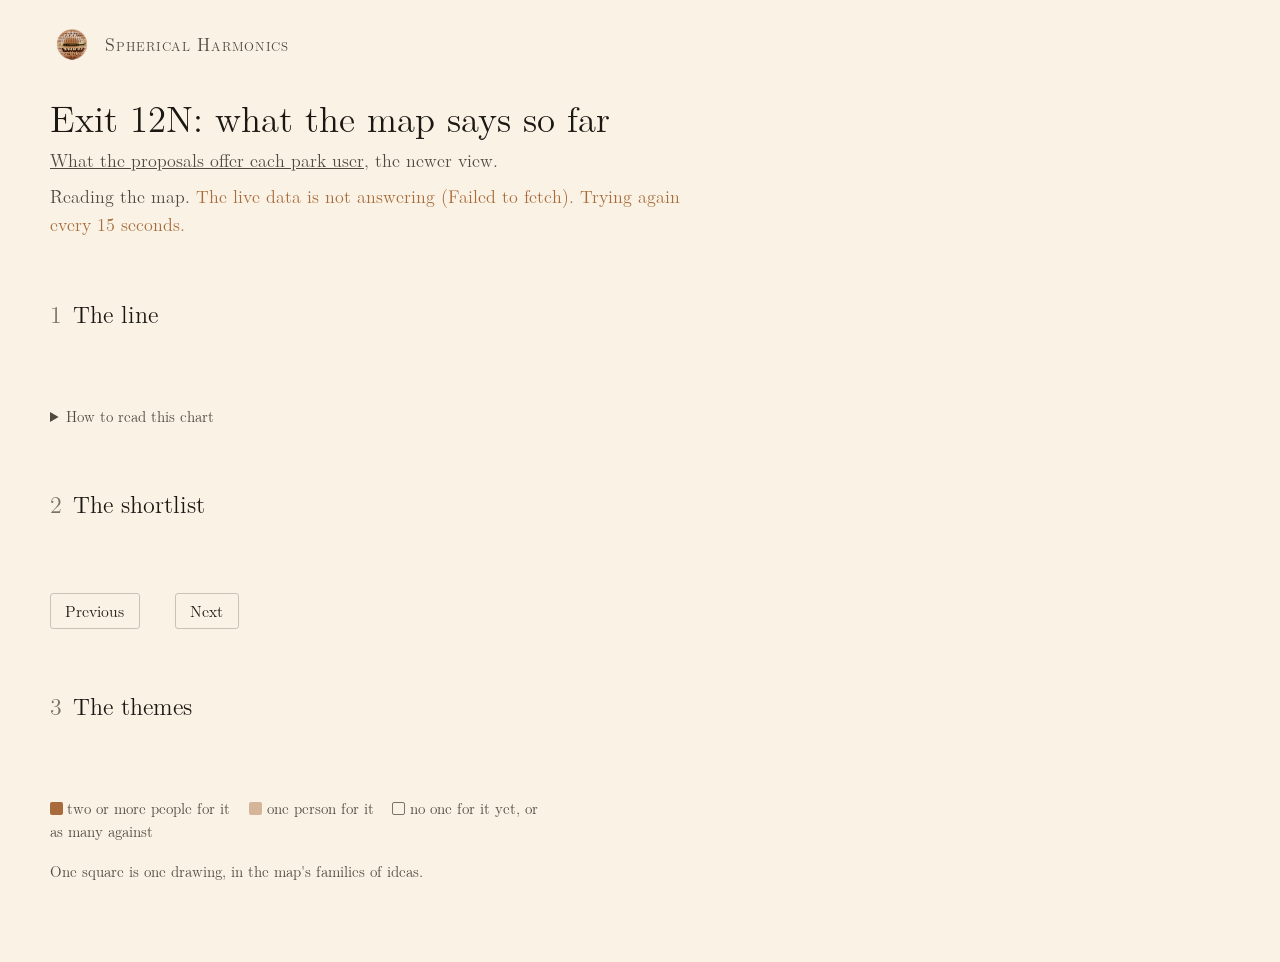
<file: results/charts/index.html>
<!doctype html>
<html lang="en">
<head>
<meta charset="utf-8">
<meta name="viewport" content="width=device-width, initial-scale=1">
<title>Exit 12N results</title>
<meta name="description" content="What the Exit 12N map says so far: the proposals and votes, live.">
<link rel="icon" href="logo.png">
<style>
@font-face { font-family: "LM Roman 12"; src: url("fonts/lmroman12-regular.woff2") format("woff2"); font-weight: 400; font-style: normal; font-display: swap; }
@font-face { font-family: "LM Roman 12"; src: url("fonts/lmroman12-italic.woff2") format("woff2"); font-weight: 400; font-style: italic; font-display: swap; }
@font-face { font-family: "LM Roman 12"; src: url("fonts/lmroman12-bold.woff2") format("woff2"); font-weight: 700; font-style: normal; font-display: swap; }
:root {
  --paper: #faf3e5; --ink: #1b1813; --ink-soft: #4f4a40; --ink-faint: #7a7366; --sienna: #a86b3c;
  --hairline: rgba(27, 24, 19, 0.22);
  --serif: "LM Roman 12", "CMU Serif", "Latin Modern Roman", Georgia, "Times New Roman", serif;
}
* { box-sizing: border-box; margin: 0; padding: 0; }
html { -webkit-text-size-adjust: 100%; }
body { background: var(--paper); color: var(--ink); font-family: var(--serif); font-size: 1.125rem; line-height: 1.55; -webkit-font-smoothing: antialiased; text-rendering: optimizeLegibility; }
main { max-width: 1228px; margin: 0 auto; padding: 1.4rem 24px 5rem; }
header a { display: inline-flex; align-items: center; gap: 0.7rem; color: inherit; text-decoration: none; }
header a:hover span, header a:focus-visible span { text-decoration: underline; text-underline-offset: 0.2em; }
header a:focus-visible, .pager button:focus-visible { outline: 2px solid var(--sienna); outline-offset: 3px; }
header img { width: 44px; height: 44px; }
header span { font-variant-caps: small-caps; letter-spacing: 0.04em; color: var(--ink-soft); }
h1 { font-size: 2.3rem; font-weight: 400; line-height: 1.1; margin-top: 1.5rem; }
h2 { font-size: 1.5rem; font-weight: 400; margin-top: 3.6rem; }
h2 .n { color: var(--ink-faint); margin-right: 0.45em; }
p { max-width: 72ch; }
.meta { color: var(--ink-soft); margin-top: 0.5rem; }
.stale { color: var(--sienna); }
.lead { margin: 0.45rem 0 1.3rem; }
.note { color: var(--ink-soft); font-size: 0.95rem; margin-top: 1rem; }
.chart { overflow: hidden; }
svg { display: block; font-family: var(--serif); font-variant-numeric: lining-nums tabular-nums; }
.caps { font-variant-caps: small-caps; letter-spacing: 0.05em; }
svg [data-tip] { cursor: default; }
.item { white-space: nowrap; margin-right: 0.9em; }
.key { display: inline-block; width: 0.85em; height: 0.85em; border-radius: 2px; vertical-align: -0.08em; margin-right: 0.3em; }
p .key { margin-left: 0.9em; }
p .key:first-child { margin-left: 0; }
.pager { display: flex; align-items: center; gap: 1.1rem; margin-top: 0.9rem; font-size: 1rem; color: var(--ink-soft); font-variant-numeric: lining-nums tabular-nums; }
.pager button { font: inherit; color: var(--ink); background: none; border: 1px solid var(--hairline); border-radius: 3px; padding: 0.3rem 0.9rem; cursor: pointer; }
.pager button:disabled { color: var(--ink-faint); opacity: 0.5; cursor: default; }
.who { margin-top: 1.4rem; }
.who label, .who summary { color: var(--ink-soft); }
.who select, .who button { font: inherit; font-size: 1rem; color: var(--ink); background: var(--paper); border: 1px solid var(--hairline); border-radius: 3px; padding: 0.3rem 0.7rem; cursor: pointer; }
.who select { max-width: 100%; }
.who button { padding: 0.3rem 0.9rem; margin-left: 0.3rem; }
.who select:focus-visible, .who button:focus-visible, .who summary:focus-visible, .who input:focus-visible { outline: 2px solid var(--sienna); outline-offset: 3px; }
.who summary { cursor: pointer; margin-top: 0.8rem; width: fit-content; }
#persona-list { columns: 3 15rem; column-gap: 1.6rem; margin-top: 0.6rem; font-size: 1rem; }
#persona-list label { display: block; break-inside: avoid; padding: 0.15rem 0; cursor: pointer; color: var(--ink); }
#persona-list input { accent-color: var(--sienna); margin-right: 0.5em; }
#persona-list .g { color: var(--ink-faint); font-variant-caps: small-caps; letter-spacing: 0.05em; margin: 0.7rem 0 0.1rem; break-after: avoid; }
#persona-list .g:first-child { margin-top: 0; }
#persona-list .n { color: var(--ink-faint); }
details.how { margin-top: 1rem; }
details.how summary { cursor: pointer; color: var(--ink-soft); font-size: 0.95rem; width: fit-content; }
details.how summary:focus-visible { outline: 2px solid var(--sienna); outline-offset: 3px; }
.empty { color: var(--ink-soft); margin: 0.6rem 0; }
#tip { position: absolute; z-index: 5; max-width: min(22rem, 90vw); background: var(--paper); border: 1px solid var(--hairline); padding: 0.4rem 0.6rem; font-size: 0.95rem; line-height: 1.35; pointer-events: none; }
#tip strong { font-weight: 700; }
@media (max-width: 720px) {
  main { padding: 1rem 16px 4rem; }
  h1 { font-size: 1.8rem; }
  h2 { margin-top: 2.8rem; }
}
</style>
</head>
<body>
<main>
<header><a href="https://sphericalharmonics.org" aria-label="Spherical Harmonics: the website"><img src="logo.png" alt="" width="44" height="44"><span>Spherical Harmonics</span></a></header>
<h1 id="title">Exit 12N: what the map says so far</h1>
<p class="meta"><a href="../" style="color:inherit">What the proposals offer each park user</a>, the newer view.</p>
<p class="meta"><span id="counts">Reading the map</span>. <span id="status">Fetching the live data.</span></p>

<div class="who" id="who" hidden>
<p><label for="persona">Showing</label> <select id="persona"></select><button type="button" id="persona-prev">Previous</button><button type="button" id="persona-next">Next</button></p>
<p class="note" id="persona-who"></p>
<details id="persona-several"><summary>Show several at once</summary><div id="persona-list"></div></details>
</div>

<h2 id="the-line"><span class="n">1</span>The line</h2>
<p class="lead" id="line-lead">&nbsp;</p>
<div class="chart" id="line"></div>
<p class="note" id="line-key"></p>
<details class="how"><summary>How to read this chart</summary><p class="note">The exit is drawn straight, with descriptive location names along it; the rise, the crest and the descent. Places along it are given as stations, the way a road is measured: 0+463 is 463 meters from where the exit leaves the parkway. Above the line, a band's thickness represents the park's width today, from the exit across to the park's far edge, by land cover. Below the line, Proposed shows only what is proposed, on its own wider scale (marked on its side axis) so every proposal can be seen: each proposed path is a band as wide as the ground it would take, and a removal is a green band of the ground that would turn to grass; streams with the same name that touch are one stream, their votes added, and a stream is more opaque the more votes for it it has, net of those against, as a bubble is. A bubble is a proposed thing along the exit, stacked away from the line to avoid overlap; proposals with the same name standing within 40 meters of each other are one bubble with their count beside it (different names never merge), and its hover names them and adds their votes: its color is its type's color on the map, its area is in proportion to its footprint, all enlarged by one factor so each can be read, and it is more opaque the more votes for it it has, net of those against. Only paths and removals are bands, and only the part inside the park counts; the bubbles keep Today's scale. Hover or tap anything to see what it is.</p></details>
<p class="note" id="line-shown"></p>

<h2 id="the-shortlist"><span class="n">2</span>The shortlist</h2>
<p class="lead" id="shortlist-lead">&nbsp;</p>
<div class="chart" id="shortlist"></div>
<nav class="pager" aria-label="Pages of the shortlist"><button type="button" id="page-prev">Previous</button><span id="page-at" aria-live="polite"></span><button type="button" id="page-next">Next</button></nav>

<h2 id="the-themes"><span class="n">3</span>The themes</h2>
<p class="lead" id="themes-lead">&nbsp;</p>
<div class="chart" id="themes"></div>
<p class="note">
<span class="key" style="background:#a86b3c"></span>two or more people for it
<span class="key" style="background:#a86b3c;opacity:.45"></span>one person for it
<span class="key" style="border:1.2px solid #7a7366"></span>no one for it yet, or as many against
</p>
<p class="note">One square is one drawing, in the map's families of ideas. <span id="rules"></span></p>
</main>
<div id="tip" hidden></div>
<script type="module" src="page.js"></script>
</body>
</html>
</file>
<file: style/site.css>
/* Exit 12N: the campaign look (Eric, 11/24, brand bd45): DM Sans for all text, ink #111111 on white, the event blue #2d28ff for
   headings, rules and links; the orange #f15c22 only inside the logo. The layout and class names are still the ones taken from
   sphericalharmonics.org's stylesheet, so pages written for them keep working.
   Class names and tokens are the main site's own, so a page written for one reads the same on the other.
   Shared by the front page, the not-found page and the results page (link /style/site.css). */

/* ---------- Fonts (self-hosted, see fonts/; Latin Modern under the GUST Font License, CMU under the OFL) ---------- */
@font-face {
    font-family: "LM Roman 12";
    src: url("fonts/lmroman12-regular.woff2") format("woff2");
    font-weight: 400; font-style: normal; font-display: swap;
}
@font-face {
    font-family: "LM Roman 12";
    src: url("fonts/lmroman12-italic.woff2") format("woff2");
    font-weight: 400; font-style: italic; font-display: swap;
}
@font-face {
    font-family: "LM Roman 12";
    src: url("fonts/lmroman12-bold.woff2") format("woff2");
    font-weight: 700; font-style: normal; font-display: swap;
}
@font-face {
    font-family: "LM Roman 17";
    src: url("fonts/lmroman17-regular.woff2") format("woff2");
    font-weight: 400; font-style: normal; font-display: swap;
}
/* Only the small-caps labels use this cut: it has true small caps. */
@font-face {
    font-family: "CMU Serif";
    src: url("fonts/cmu-serif-700-roman.woff2") format("woff2");
    font-weight: 600 700; font-style: normal; font-display: swap;
}

/* DM Sans (the SIL Open Font License, fonts/DM-Sans-LICENSE.txt), variable weight, latin. */
@font-face {
    font-family: "DM Sans";
    src: url("fonts/dm-sans-latin-wght-normal.woff2") format("woff2");
    font-weight: 100 1000; font-style: normal; font-display: swap;
}
@font-face {
    font-family: "DM Sans";
    src: url("fonts/dm-sans-latin-wght-italic.woff2") format("woff2");
    font-weight: 100 1000; font-style: italic; font-display: swap;
}
/* ---------- Tokens ---------- */
:root {
    --fs-small: 0.9rem;
    --fs-body: 1.125rem;
    --fs-large: 1.25rem;
    --paper: #ffffff;
    --paper-deep: #f3f3f8;
    --ink: #111111;
    --ink-soft: #3a3a3a;
    --ink-faint: #6b6b6b;
    --sienna: #2d28ff;
    --sienna-deep: #2d28ff;
    --lane-green: #2d28ff;
    --road-yellow: #2d28ff;
    --hairline: rgba(17, 17, 17, 0.16);
    --rule: #2d28ff;
    --serif: "DM Sans", system-ui, -apple-system, "Segoe UI", Helvetica, Arial, sans-serif;
    --display: var(--serif);
    --caps: var(--serif);
    --mono: "Latin Modern Mono", "SF Mono", Menlo, monospace;
    --measure: 66ch;
    --page: 1080px;
    --gutter: 1.25rem;
}

/* Dark only when the reader picks it (toggle, top right); light is the default. */
:root[data-theme="dark"] {
    --paper: #0f0f16;
    --paper-deep: #17172a;
    --ink: #ececf2;
    --ink-soft: #c4c4d0;
    --ink-faint: #8e8e9c;
    --sienna: #9c99ff;
    --sienna-deep: #9c99ff;
    --lane-green: #9c99ff;
    --hairline: rgba(236, 236, 242, 0.2);
    --rule: #9c99ff;
    --road-yellow: #9c99ff;
}

/* ---------- Base ---------- */
*, *::before, *::after { margin: 0; padding: 0; box-sizing: border-box; }

html { scroll-behavior: smooth; -webkit-text-size-adjust: 100%; }

body {
    font-family: var(--serif);
    font-size: var(--fs-body);
    line-height: 1.55;
    letter-spacing: -0.003em;
    color: var(--ink);
    background: var(--paper);
    font-variant-numeric: lining-nums;
    font-kerning: normal;
    text-rendering: optimizeLegibility;
    -webkit-font-smoothing: antialiased;
}

::selection { background: var(--road-yellow); color: #fff; }
:focus-visible { outline: 2px solid var(--sienna-deep); outline-offset: 3px; }
a { color: inherit; }
h1 { font-family: var(--display); letter-spacing: -0.01em; }

.skip-link { position: absolute; left: -9999px; top: 0.5rem; background: var(--ink); color: var(--paper); padding: 0.4rem 0.8rem; z-index: 10; }
.skip-link:focus { left: 0.5rem; }

/* ---------- Masthead ---------- */
.masthead { position: relative; text-align: center; padding: 1rem var(--gutter) 0.45rem; }
.masthead-lockup { display: flex; align-items: center; justify-content: center; gap: 1.25rem; }
.masthead .logo { width: 72px; height: auto; }
.masthead .lockup { display: block; height: 56px; width: auto; }
.visually-hidden { position: absolute; width: 1px; height: 1px; padding: 0; margin: -1px; overflow: hidden; clip: rect(0 0 0 0); white-space: nowrap; border: 0; }
/* The front page opens like a blog post: headline, a drop cap, a few paragraphs, then the call to open the map. */
.lead-post { max-width: calc(70ch + 2 * var(--gutter)); margin: 0 auto; padding: 1.1rem var(--gutter) 0.2rem; }
.lead-post h2 { font-family: var(--display); font-size: clamp(1.7rem, 4.4vw, 2.4rem); font-weight: 500; line-height: 1.1; letter-spacing: -0.01em; margin-bottom: 0.7rem; text-wrap: balance; }
.lead-post p { margin-bottom: 0.85rem; hyphens: auto; }
/* The walk banner above the article, as wide as the article, with its credit in the caption style. */
.lead-banner { margin: 0 0 1rem; }
.lead-banner img { display: block; width: 100%; height: auto; aspect-ratio: 2.2 / 1; object-fit: cover; object-position: 50% 55%; }
.lead-banner figcaption { margin-top: 0.35rem; font-size: var(--fs-small); color: var(--ink-faint); }
.lead-banner figcaption a { color: inherit; }
.lead-post a { color: var(--lane-green); text-decoration: underline; text-decoration-thickness: 0.5px; text-underline-offset: 0.18em; }
.masthead h1 { font-size: clamp(2.2rem, 6.2vw, 3.8rem); font-weight: 500; line-height: 1.02; text-wrap: balance; }
.masthead h1 a { text-decoration: none; }
.masthead-meta {
    display: flex; justify-content: center; text-align: center; flex-wrap: wrap; gap: 0.25rem 1.5rem;
    max-width: var(--page); margin: 0.55rem auto 0;
    font-size: var(--fs-small); font-style: italic; color: var(--ink-soft);
}
.masthead-meta a { text-decoration-thickness: 0.5px; text-underline-offset: 0.18em; }

.rule-wrap { padding: 0 var(--gutter); }
.double-rule { max-width: var(--page); margin: 0 auto; border-top: 2px solid var(--rule); border-bottom: 0.5px solid var(--rule); height: 5px; }

/* ---------- Theme toggle ---------- */
.theme-toggle {
    position: absolute; top: 0.9rem; right: var(--gutter);
    display: inline-flex; align-items: center; justify-content: center;
    width: 2.25rem; height: 2.25rem; padding: 0;
    border: 0.5px solid var(--hairline); border-radius: 50%;
    background: transparent; color: var(--ink-soft); cursor: pointer;
    transition: color 0.15s ease, border-color 0.15s ease;
}
.theme-toggle:hover, .theme-toggle:focus-visible { color: var(--ink); border-color: var(--rule); }
.theme-toggle svg { width: 1.1rem; height: 1.1rem; fill: none; stroke: currentColor; stroke-width: 1.6; stroke-linecap: round; stroke-linejoin: round; }
.theme-toggle .icon-sun, :root[data-theme="dark"] .theme-toggle .icon-moon { display: none; }
:root[data-theme="dark"] .theme-toggle .icon-sun { display: block; }

/* ---------- Section nav ---------- */
.section-nav {
    display: flex; justify-content: center; flex-wrap: wrap; gap: 0.2rem 2rem;
    max-width: var(--page); margin: 0 auto; padding: 0.55rem var(--gutter);
    border-bottom: 0.5px solid var(--hairline);
    font-size: var(--fs-body); letter-spacing: 0.01em;
}
.section-nav a { color: var(--ink); text-decoration: none; padding: 0.1rem 0; border-bottom: 1px solid transparent; }
.section-nav a:hover, .section-nav a[aria-current="page"] { border-bottom-color: var(--ink); }
/* The one link that leaves for the map: the main site's Donate treatment. */
.section-nav a.nav-go { font-weight: 700; border-bottom-color: var(--road-yellow); border-bottom-width: 2px; }
.section-nav a.nav-go:hover { border-bottom-color: var(--ink); }

/* ---------- Lead art ---------- */
.lead-art { margin: 0; }
.lead-art a { display: block; }
.lead-art img { display: block; width: 100%; height: clamp(220px, 40vw, 440px); object-fit: cover; }
.lead-art figcaption { max-width: var(--page); margin: 0 auto; padding: 0.45rem var(--gutter) 0; font-size: var(--fs-small); color: var(--ink-faint); }

/* ---------- Call bar (the main site's demo bar): one sentence and a real button ---------- */
.demo-bar { display: flex; align-items: center; justify-content: center; flex-wrap: wrap; gap: 0.7rem 1.4rem; max-width: var(--page); margin: 0 auto; padding: 0.95rem var(--gutter); }
.demo-copy { margin: 0; text-align: center; }
.demo-bar .demo-line { display: block; font-size: var(--fs-body); line-height: 1.2; text-align: left; font-style: italic; color: var(--ink-soft); }
.demo-bar .tally { font-size: var(--fs-small); color: var(--ink-faint); font-variant-numeric: lining-nums; }
.demo-button {
    display: inline-block; padding: 0.42rem 1.05rem;
    border: 1px solid var(--lane-green); border-radius: 2px; color: var(--lane-green);
    letter-spacing: 0.01em; font-weight: 700; text-decoration: none;
    transition: background-color 0.15s ease, color 0.15s ease;
}
.demo-button:hover, .demo-button:focus-visible { background: var(--lane-green); color: var(--paper); }

/* ---------- Page body ---------- */
.container { max-width: var(--page); margin: 0 auto; padding: 1.75rem var(--gutter) 1rem; }

.kicker { font-family: var(--caps); text-transform: uppercase; font-variant-caps: normal; font-size: 0.8em; font-size: var(--fs-small); font-weight: 700; letter-spacing: 0.04em; color: var(--sienna-deep); }

/* The one open block, above the numbered sections. */
.opening { border-top: 2px solid var(--rule); padding-top: 0.6rem; margin-bottom: 2.25rem; }
.opening p { max-width: var(--measure); margin-top: 0.7rem; font-size: var(--fs-large); line-height: 1.45; hyphens: auto; }
.opening .join a[href^="mailto:"] { hyphens: none; overflow-wrap: anywhere; } /* an address must not gain a hyphen when it wraps */

/* ---------- Collapsible numbered sections ---------- */
.toolbar { display: flex; justify-content: space-between; align-items: baseline; border-top: 2px solid var(--rule); padding-top: 0.6rem; margin-bottom: 0.1rem; }
.toolbar button {
    font: inherit; font-size: var(--fs-small); font-style: italic; color: var(--ink-soft);
    background: none; border: 0; cursor: pointer; padding: 0.2rem 0;
    text-decoration: underline; text-decoration-thickness: 0.5px; text-underline-offset: 0.2em;
}
.toolbar button:hover { color: var(--ink); }

details.sec { border-bottom: 0.5px solid var(--hairline); scroll-margin-top: 1rem; }
details.sec > summary { display: grid; grid-template-columns: 1.4rem 2.6rem 1fr; align-items: baseline; padding: 0.75rem 0.25rem 0.7rem 0; cursor: pointer; list-style: none; }
details.sec > summary::-webkit-details-marker { display: none; }
details.sec > summary::before { content: "+"; grid-column: 1; font-size: var(--fs-body); color: var(--ink-faint); }
details.sec[open] > summary::before { content: "\2212"; }
details.sec > summary:hover::before, details.sec > summary:focus-visible::before { color: var(--ink); }
details.sec > summary .num { grid-column: 2; font-variant-numeric: lining-nums; color: var(--sienna-deep); }
details.sec > summary h2 { grid-column: 3; font-size: inherit; font-weight: inherit; line-height: 1.3; }
details.sec > summary .title { letter-spacing: 0.01em; font-weight: 700; font-size: var(--fs-large); margin-right: 0.6em; }
details.sec > summary .gist { font-style: italic; color: var(--ink-soft); }
details.sec > summary:hover .gist { color: var(--ink); }

.sec-body { padding: 0.1rem 0 1.6rem 4rem; max-width: calc(var(--measure) + 4rem); }
.sec-body p { max-width: var(--measure); margin-bottom: 0.85rem; hyphens: auto; }
.sec-body > :last-child { margin-bottom: 0; }
.sec-body a:not(.btn) { color: var(--lane-green); text-decoration: underline; text-decoration-thickness: 0.5px; text-underline-offset: 0.18em; }
.sec-body a:not(.btn):hover { text-decoration-thickness: 1.5px; }
.sec-body ul.points { max-width: var(--measure); margin: 0 0 0.85rem 1.1rem; }
.sec-body ul.points li { margin-bottom: 0.3rem; }

p.drop::first-letter { font-weight: 500; font-size: 3.1em; float: left; line-height: 0.8; padding: 0.06em 0.1em 0 0; color: var(--sienna); }

/* Footnote-style asides */
.aside { font-size: var(--fs-small); line-height: 1.45; color: var(--ink-soft); border-top: 0.5px solid var(--hairline); padding-top: 0.6rem; margin-top: 1.1rem; max-width: var(--measure); }

.btn {
    display: inline-block; font: inherit; font-weight: 700; letter-spacing: 0.01em; text-decoration: none;
    padding: 0.35rem 1rem 0.45rem; border: 1px solid var(--ink); color: var(--ink);
    transition: background 0.15s ease, color 0.15s ease;
}
.btn-primary { margin-top: 0.3rem; }
.btn-primary:hover, .btn-primary:focus-visible { background: var(--ink); color: var(--paper); }

/* A label and what it names, row by row (the main site's acknowledgements list). */
.relations { list-style: none; margin: 0.9rem 0; max-width: var(--measure); }
.relations li { display: grid; grid-template-columns: 11rem 1fr; gap: 0 1rem; padding: 0.45rem 0; border-top: 0.5px solid var(--hairline); font-size: var(--fs-body); font-variant-numeric: lining-nums; }
.relations li:last-child { border-bottom: 0.5px solid var(--hairline); }
.relations .relation { font-family: var(--caps); text-transform: uppercase; font-variant-caps: normal; font-size: 0.8em; letter-spacing: 0.04em; font-weight: 700; color: var(--sienna-deep); }
.relations .who { display: block; font-weight: 700; }

/* ---------- Data: the list of posts, and one post ---------- */
.opening a, .post a, .post-list a, .none-yet a { color: var(--lane-green); text-decoration: underline; text-decoration-thickness: 0.5px; text-underline-offset: 0.18em; }
.opening a:hover, .post a:hover, .post-list a:hover { text-decoration-thickness: 1.5px; }

.dateline { letter-spacing: 0.01em; color: var(--sienna-deep); font-variant-numeric: lining-nums; }

.post-list { list-style: none; max-width: var(--measure); }
.post-list li { border-top: 0.5px solid var(--hairline); padding: 0.8rem 0; }
.post-list li:last-child { border-bottom: 0.5px solid var(--hairline); }
.post-list h3 { font-size: var(--fs-large); font-weight: 700; line-height: 1.2; margin: 0.1rem 0 0.3rem; text-wrap: balance; }
.post-list h3 a { color: var(--ink); }
.post-list p:not(.dateline) { font-style: italic; color: var(--ink-soft); }
.none-yet { max-width: var(--measure); font-style: italic; color: var(--ink-soft); }

.post { border-top: 2px solid var(--rule); padding-top: 0.6rem; max-width: var(--measure); }
.post .kicker a { color: inherit; text-decoration: none; }
.post h1 { font-size: clamp(1.8rem, 4.5vw, 2.5rem); font-weight: 500; line-height: 1.12; margin: 0.5rem 0 0.3rem; text-wrap: balance; }
.post .dateline { margin-bottom: 1.4rem; }
.post p { margin-bottom: 0.85rem; hyphens: auto; }
.post h2 { margin: 2rem 0 0.4rem; border-top: 0.5px solid var(--hairline); padding-top: 0.6rem; }
.post figure.chart { margin: 1.5rem 0; }
.post figure.chart svg, .post figure.chart img { display: block; width: 100%; height: auto; font-family: var(--serif); font-variant-numeric: lining-nums; }
.post figure.chart figcaption { font-size: var(--fs-small); line-height: 1.45; color: var(--ink-soft); padding-top: 0.4rem; }
.post .sources { margin-left: 1.1rem; font-size: var(--fs-small); line-height: 1.45; color: var(--ink-soft); }
.post .sources li { margin-bottom: 0.3rem; }

/* ---------- Footer ---------- */
footer { max-width: var(--page); margin: 2rem auto 0; padding: 0 var(--gutter) 2rem; }
.footer-inner { display: grid; grid-template-columns: 2fr 1fr 1fr; gap: 1.5rem 2rem; border-top: 2px solid var(--rule); padding-top: 1rem; }
.footer-inner .wordmark { font-size: var(--fs-large); font-weight: 500; }
.footer-inner .foot-tag { font-size: var(--fs-small); font-style: italic; color: var(--ink-soft); max-width: 36ch; margin-top: 0.25rem; }
.foot-head { letter-spacing: 0.01em; font-weight: 700; color: var(--sienna-deep); margin-bottom: 0.35rem; }
footer a { color: var(--ink); text-decoration: underline; text-decoration-thickness: 0.5px; text-underline-offset: 0.18em; }
footer a:hover { text-decoration-thickness: 1.5px; }
footer ul { list-style: none; }
footer li { font-size: var(--fs-small); margin-bottom: 0.2rem; }
.copyright { margin-top: 1.5rem; padding-top: 0.6rem; border-top: 0.5px solid var(--hairline); font-size: var(--fs-small); color: var(--ink-faint); display: flex; justify-content: space-between; flex-wrap: wrap; gap: 0.5rem; }

/* ---------- Responsive ---------- */
/* ---------- Gallery (as sphericalharmonics.org) ---------- */
.sec-body.wide { max-width: none; }
.gallery-grid { display: grid; grid-template-columns: repeat(3, 1fr); gap: 1rem; margin-top: 1rem; }
.gallery-grid figure { margin: 0; }
.gallery-grid img { width: 100%; height: 220px; object-fit: cover; display: block; filter: saturate(0.85); transition: filter 0.25s ease; }
.gallery-grid figure:hover img { filter: saturate(1.05); }
.gallery-grid figcaption { font-size: 0.85rem; color: var(--ink-soft); padding-top: 0.3rem; }
@media (max-width: 900px) { .gallery-grid { grid-template-columns: repeat(2, 1fr); } }
@media (max-width: 540px) { .gallery-grid { grid-template-columns: 1fr; } }

@media (max-width: 900px) {
    .footer-inner { grid-template-columns: 1fr 1fr; }
    .footer-inner > div:first-child { grid-column: 1 / -1; }
}

@media (max-width: 700px) {
    body { --fs-body: 1.06rem; font-size: var(--fs-body); }
    details.sec > summary { grid-template-columns: 1.2rem 2.2rem 1fr; }
    details.sec > summary .title { display: block; }
    .sec-body { padding-left: 0; }
    .relations li { grid-template-columns: 1fr; }
    .masthead-meta { justify-content: center; text-align: center; }
}

@media (max-width: 540px) {
    .footer-inner { grid-template-columns: 1fr; }
    .masthead-lockup { gap: 0.8rem; }
    .masthead .logo { width: 52px; }
    .masthead .lockup { height: 42px; }
    .section-nav { gap: 0.1rem 1.1rem; }
    .theme-toggle { top: 0.6rem; width: 2rem; height: 2rem; }
}

@media (prefers-reduced-motion: reduce) {
    html { scroll-behavior: auto; }
    *, *::before, *::after { transition: none !important; }
}

@media print {
    details.sec > .sec-body { display: block; }
    .toolbar, .skip-link, .theme-toggle { display: none; }
}
/* Campaign look: headings in the event blue. */
.lead-post h2, details.sec > summary h2 .title, .post h1, .post h2 { color: var(--sienna-deep); }

/* Results in place on the front page (Eric, 11/24 21:29): the results page in a frame as tall as its content */
.results-inline { margin-top: 0.8rem; }
.results-frame { display: block; width: 100%; min-height: 70vh; border: 0; background: transparent; }
</file>
